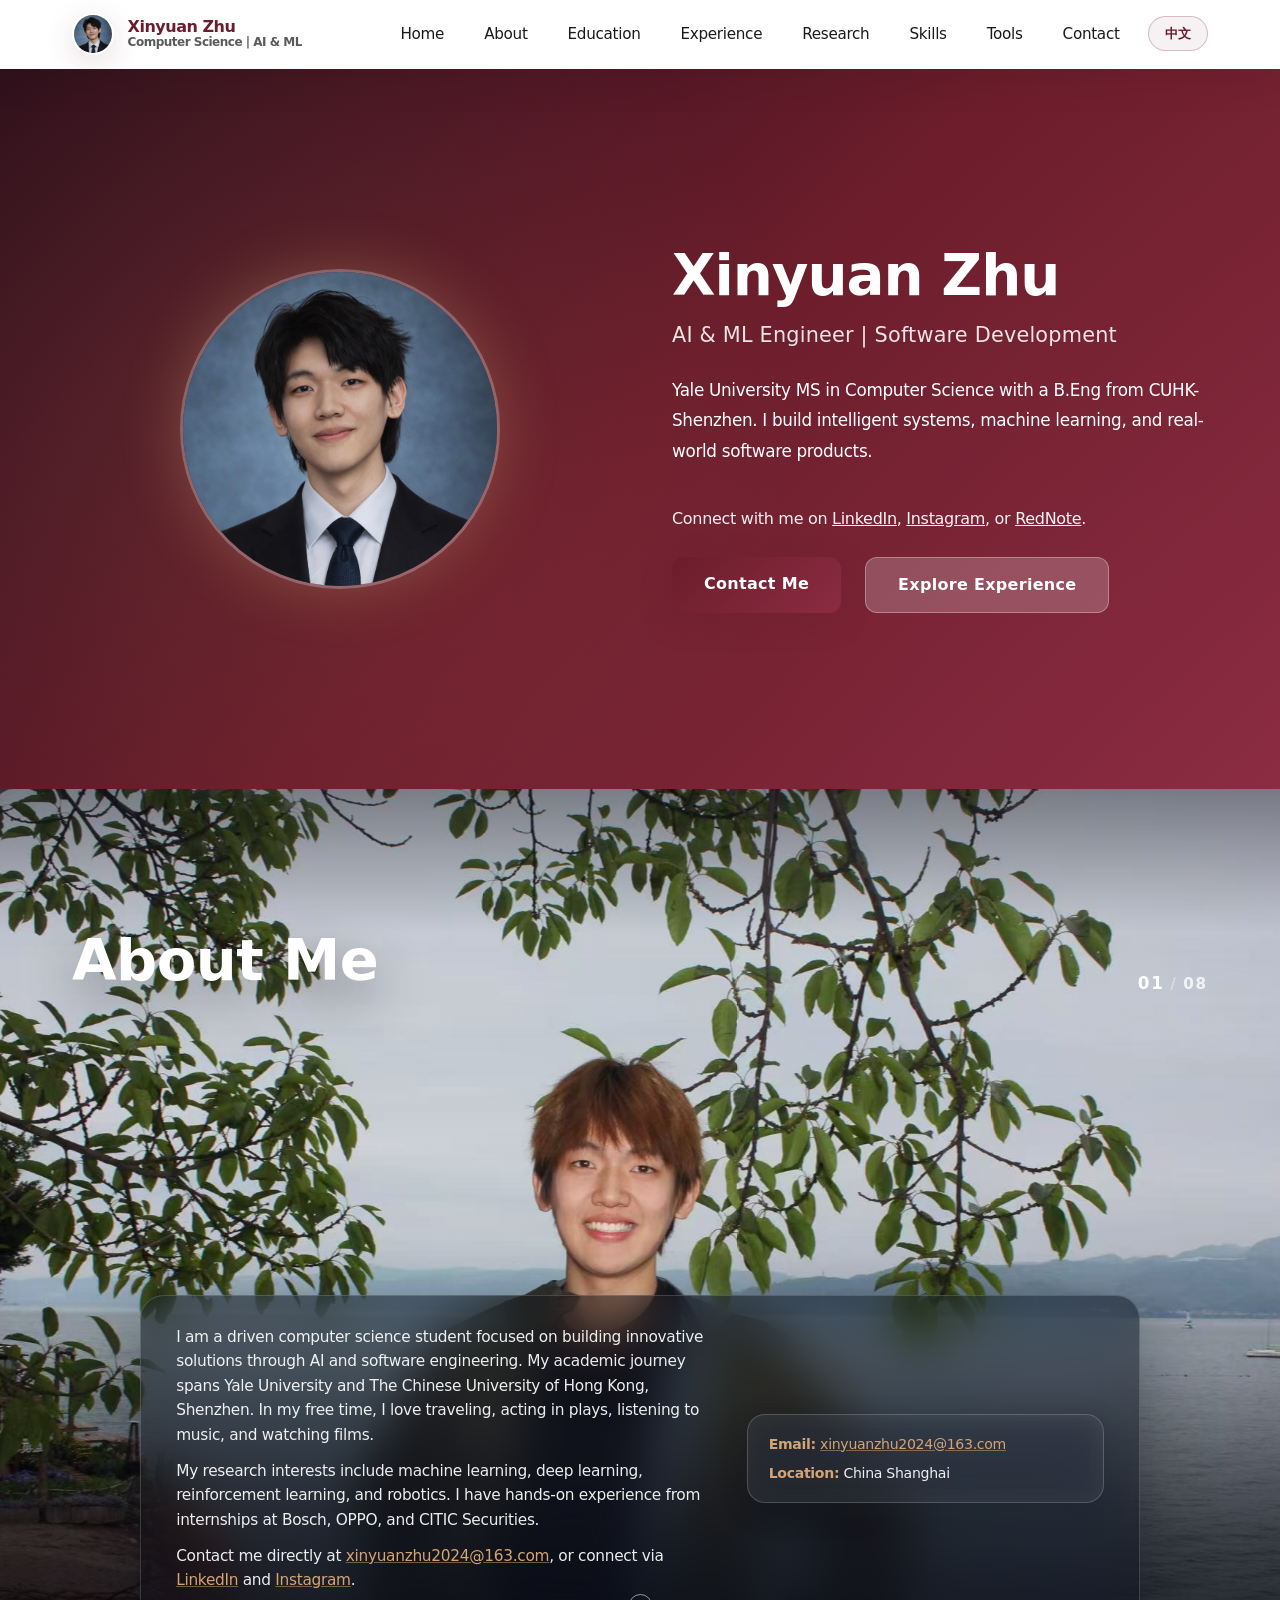
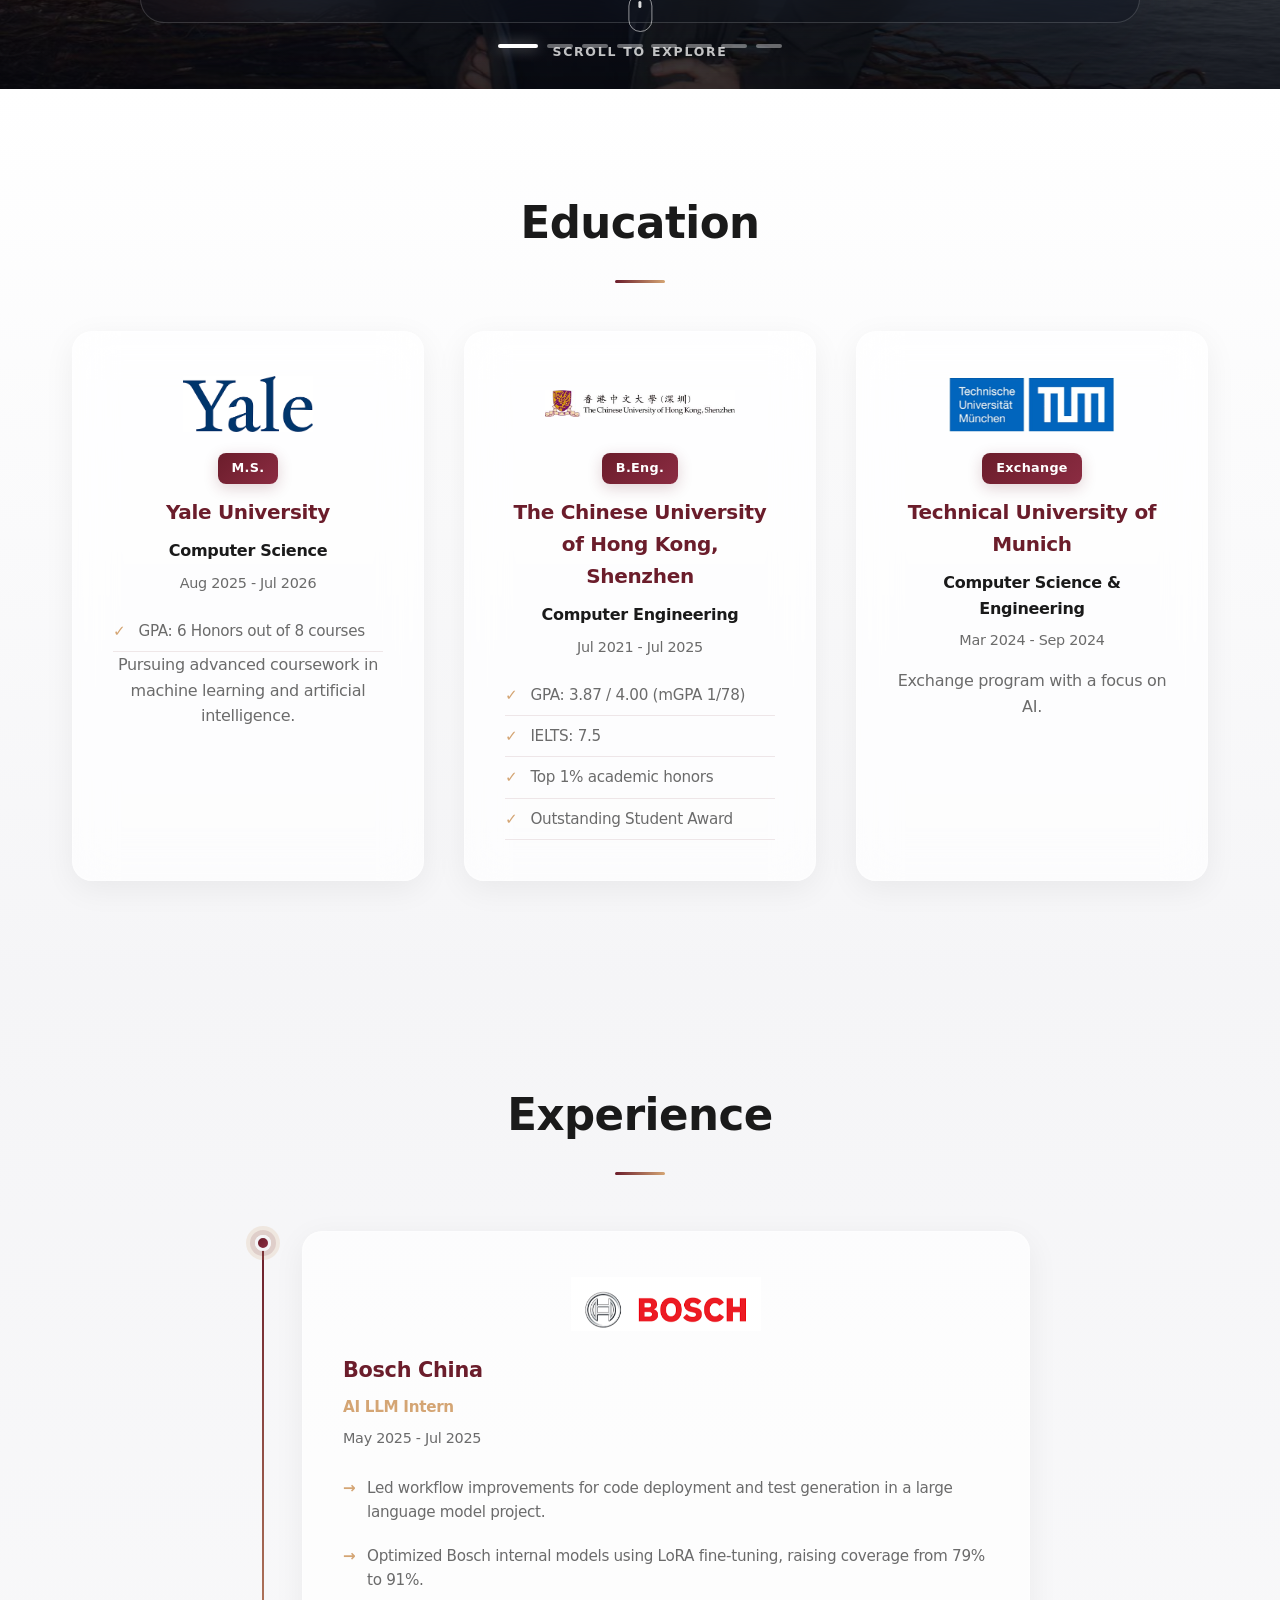
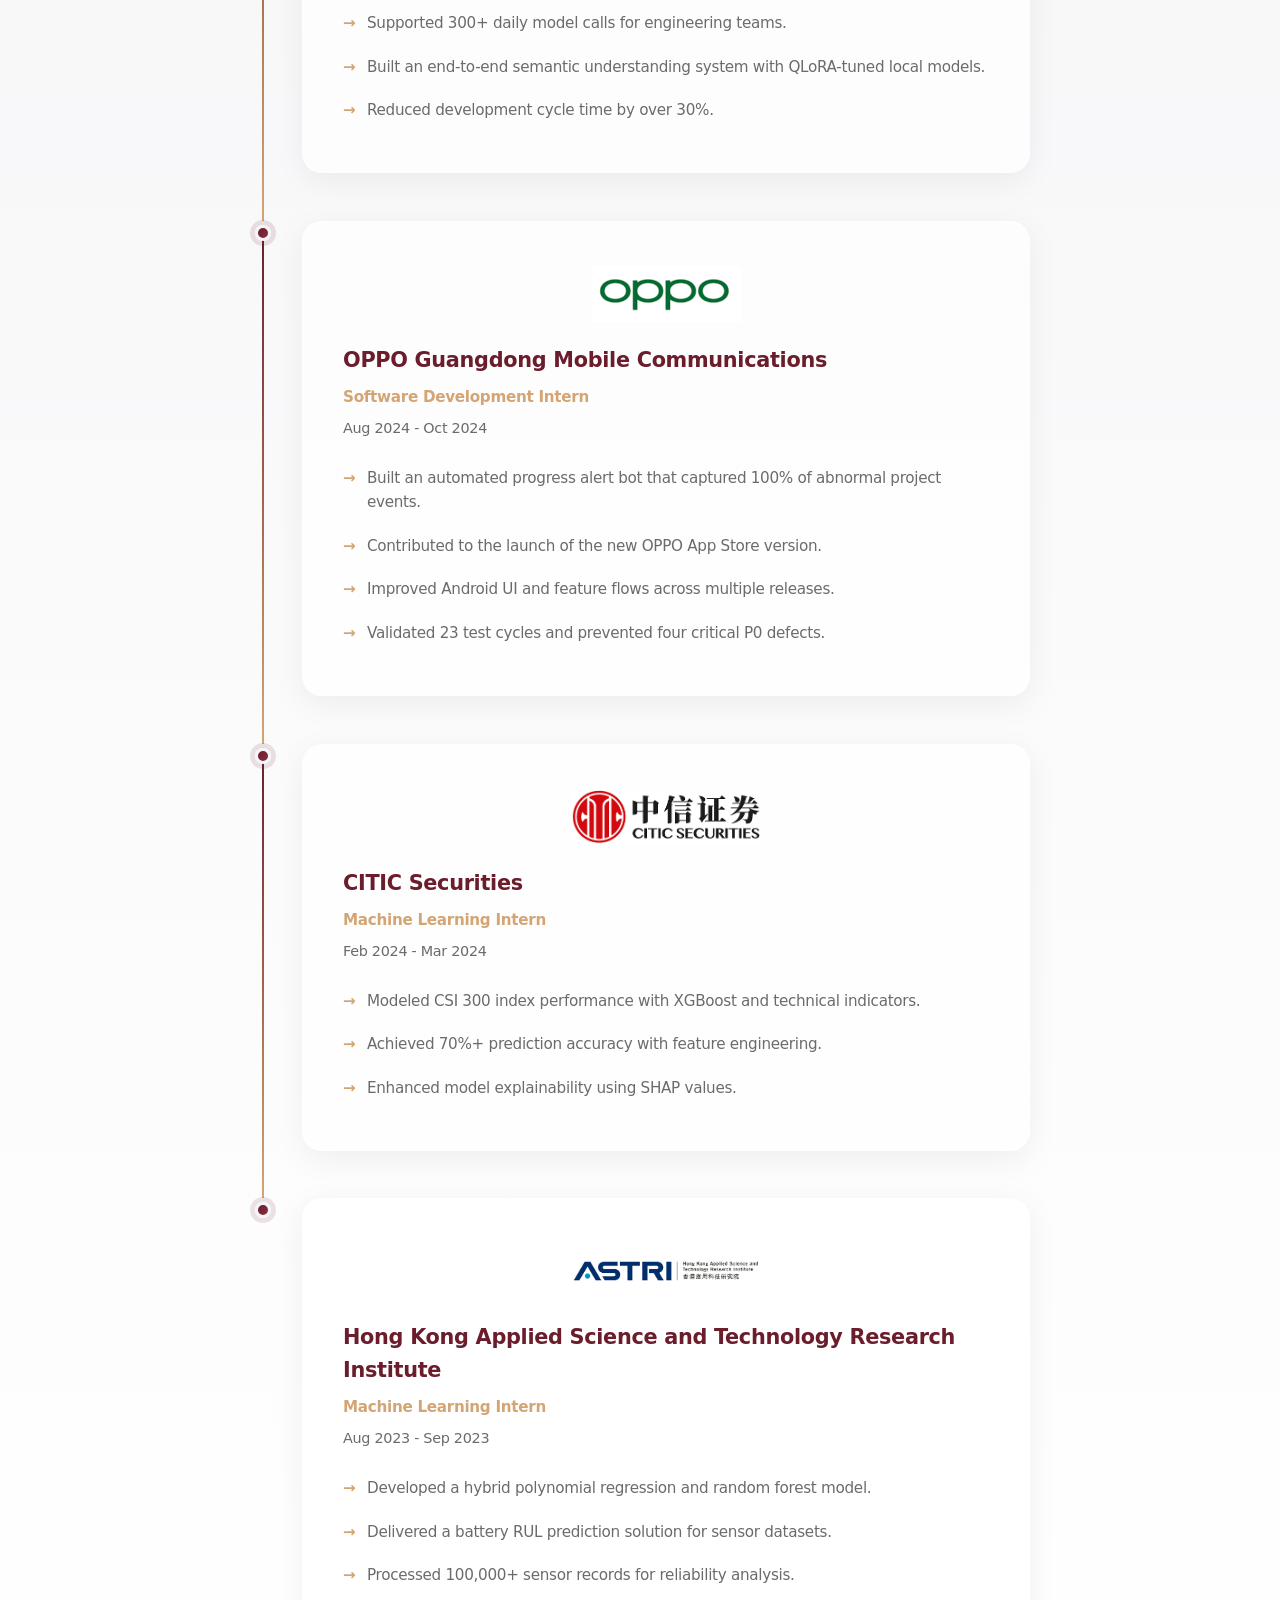
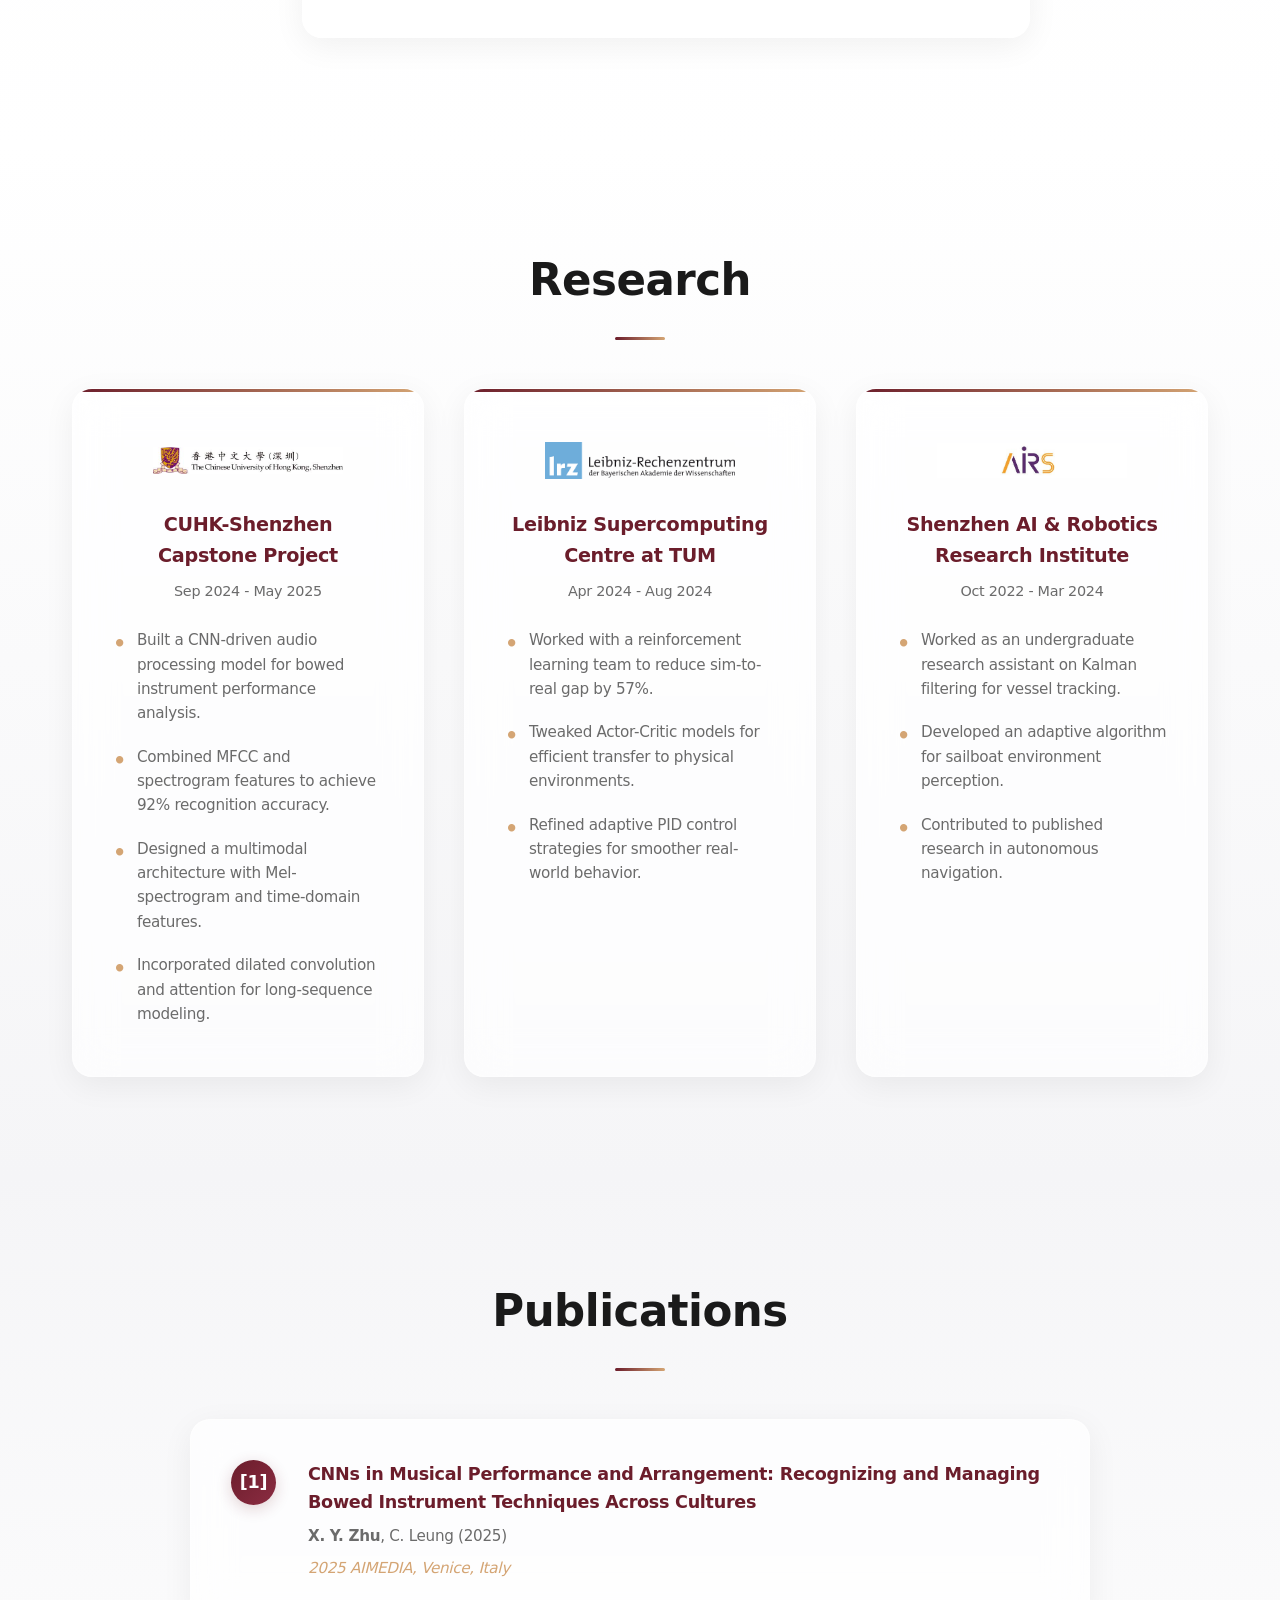
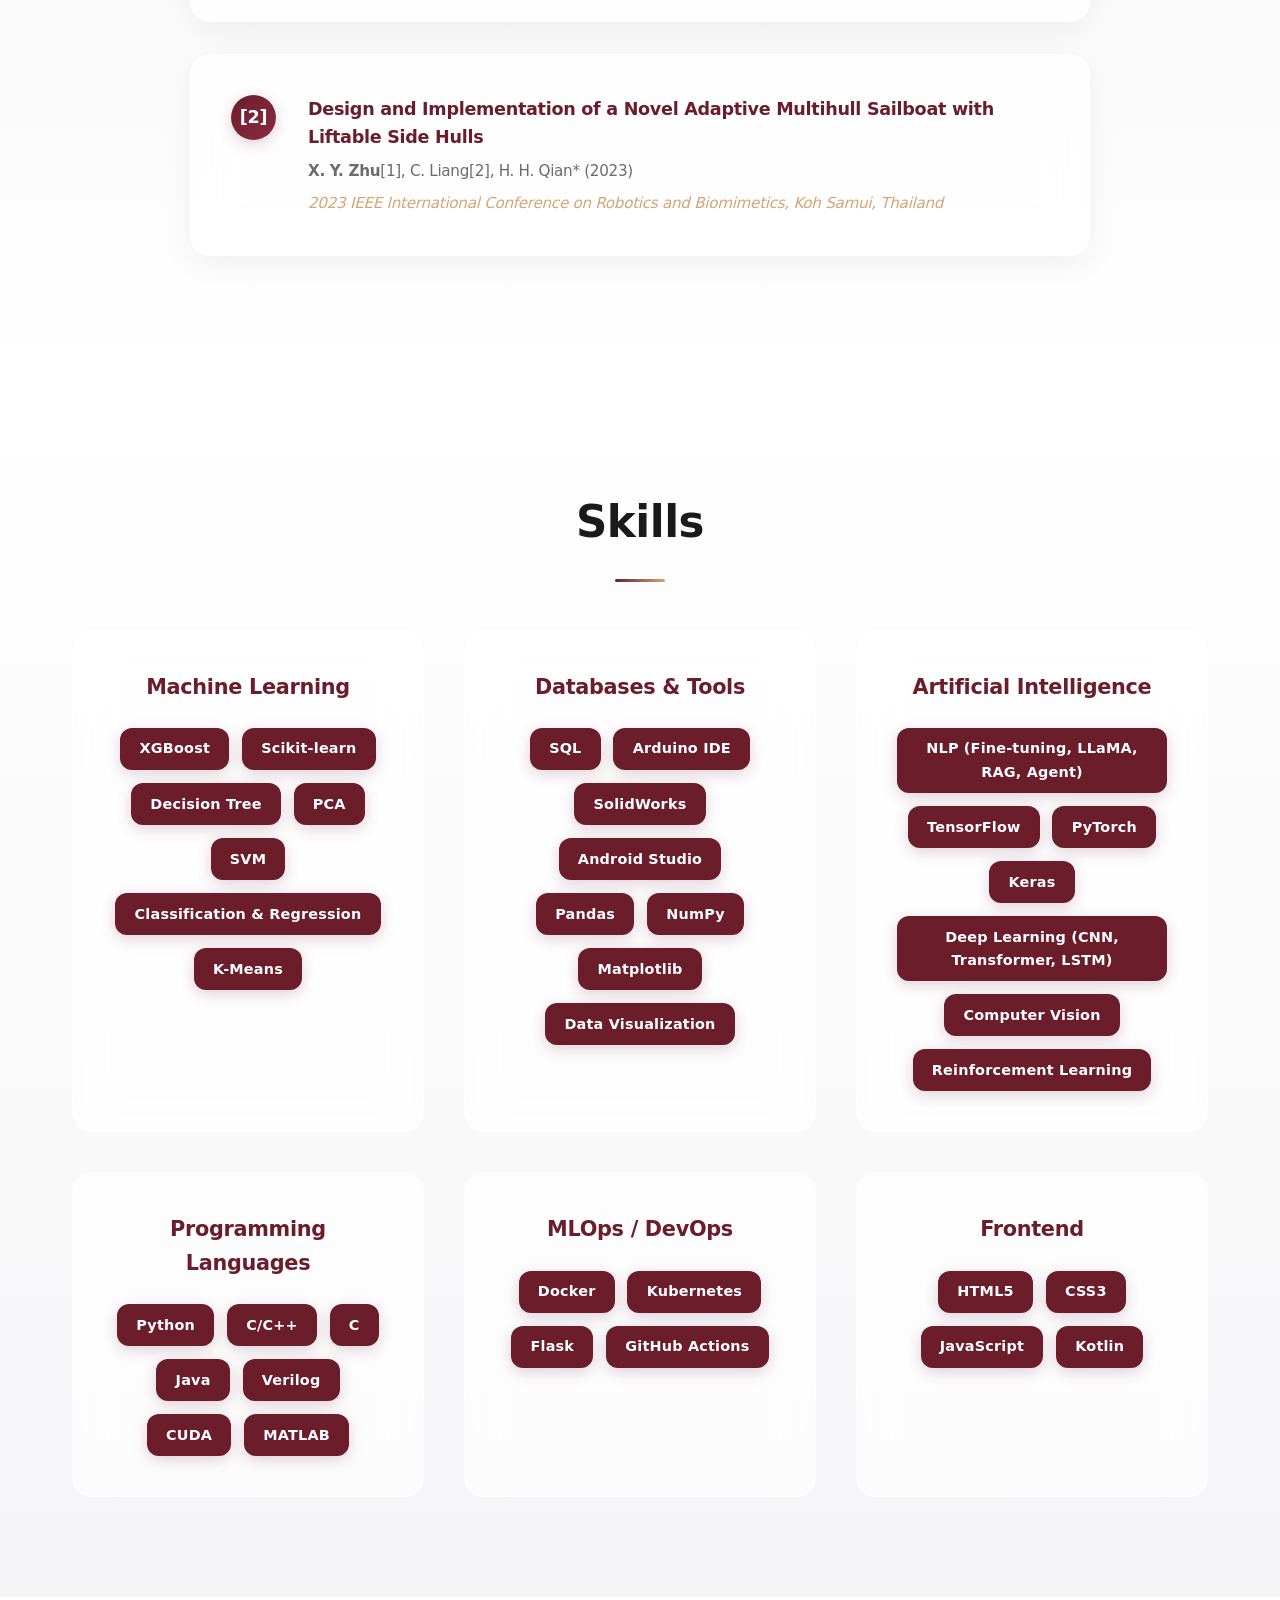
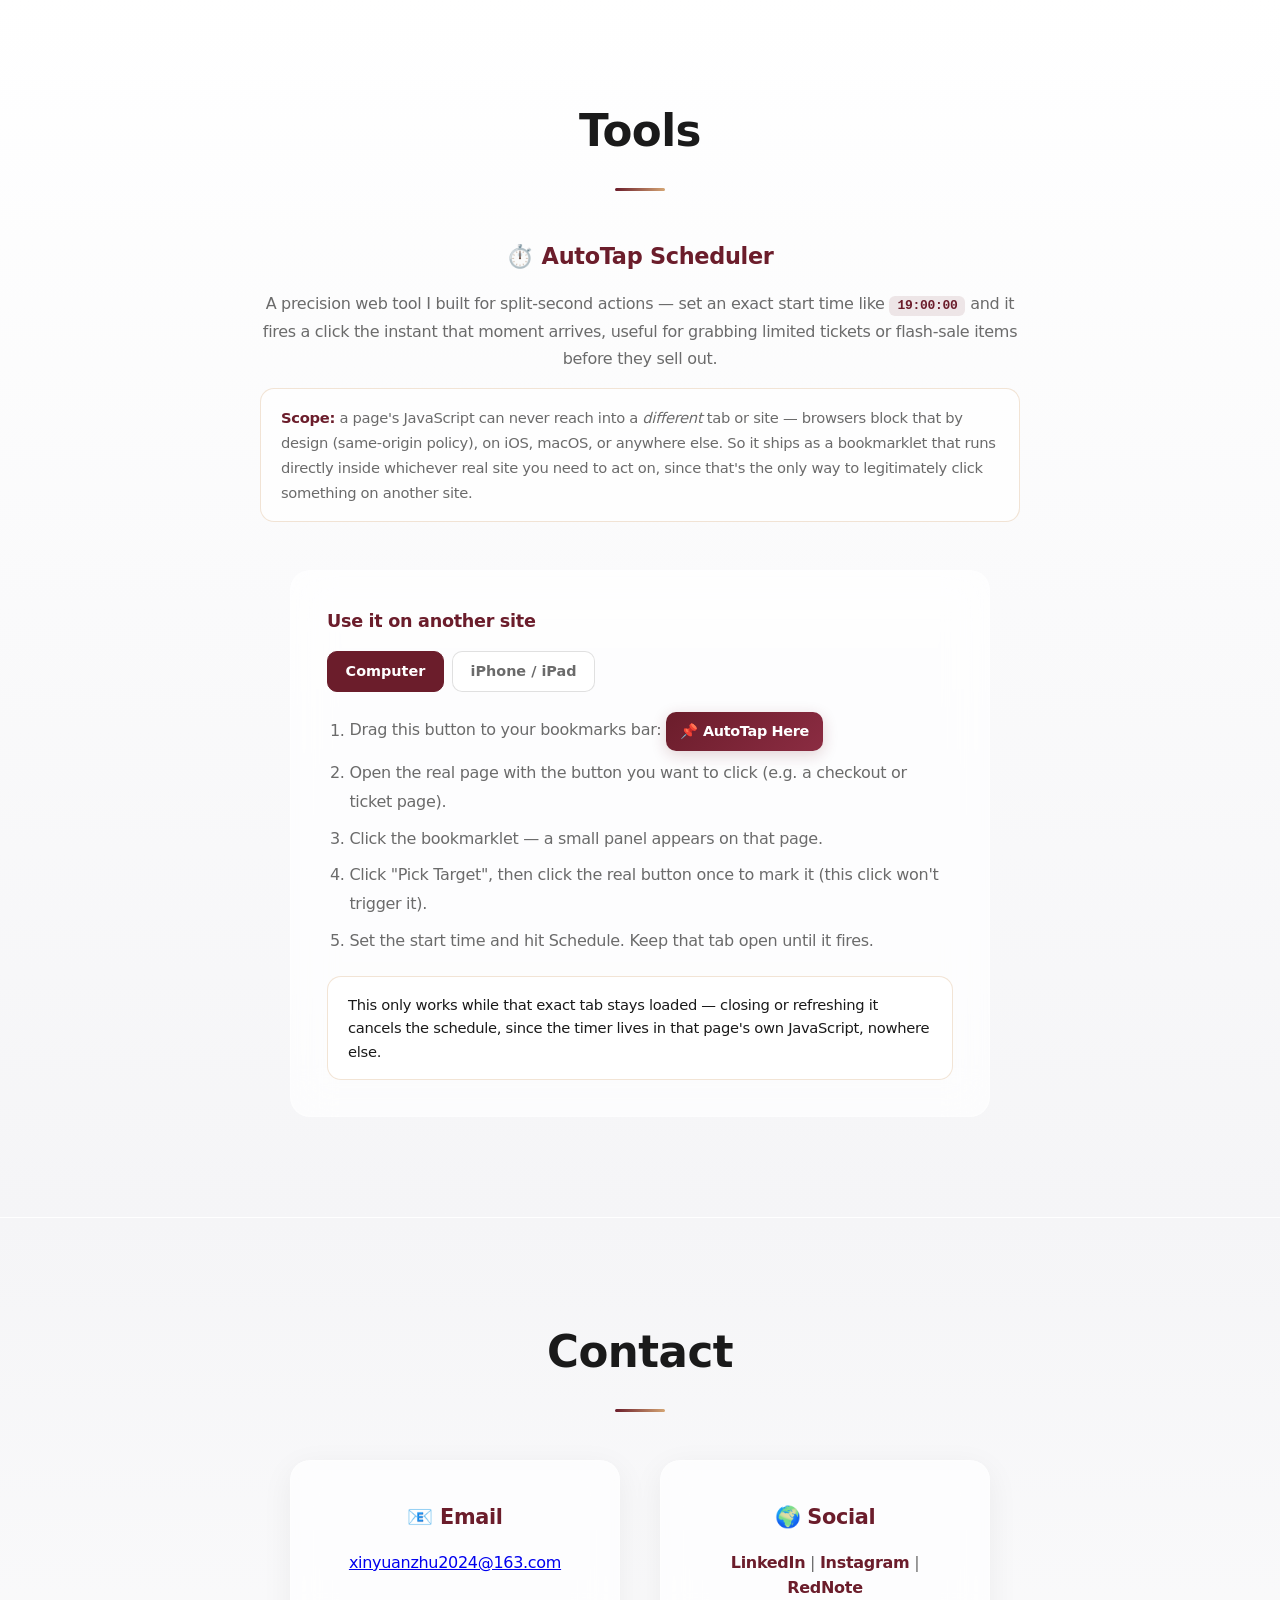
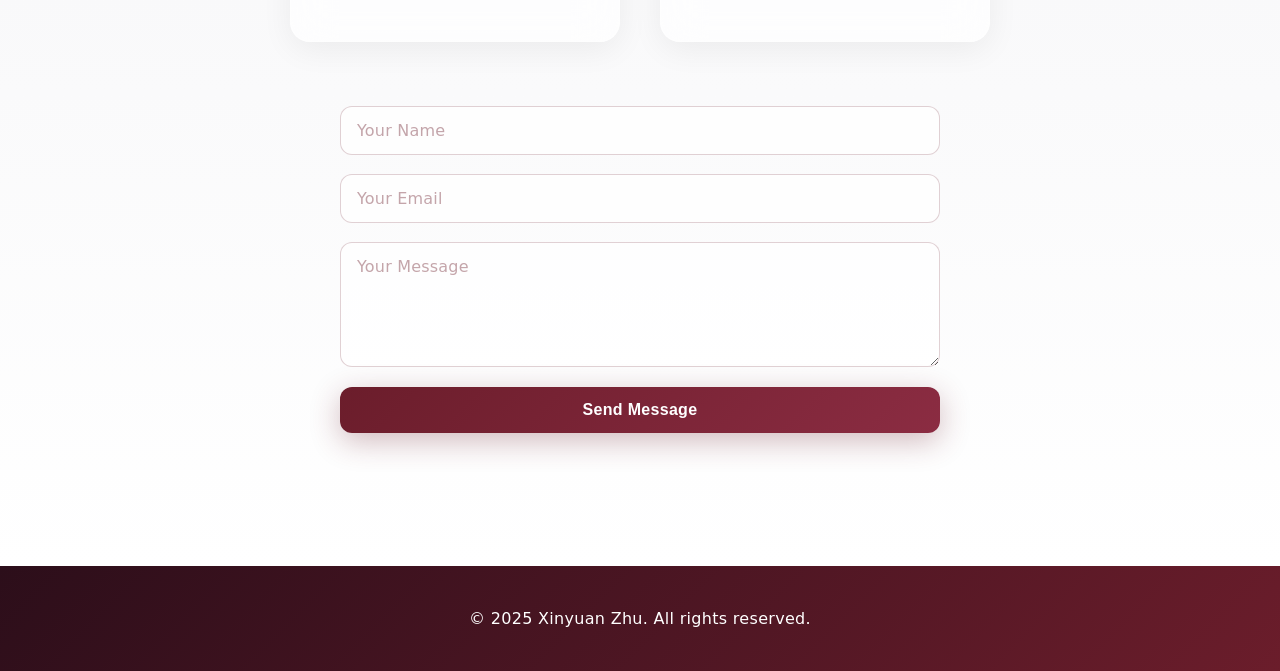
<file: index.html>
<!DOCTYPE html>
<html lang="en">
<head>
    <meta charset="UTF-8">
    <meta name="viewport" content="width=device-width, initial-scale=1.0">
    <title>Xinyuan Zhu | Software Engineer & AI Researcher</title>
    <link rel="stylesheet" href="assets/styles.css">
</head>
<body>
    <!-- Navigation -->
    <nav class="navbar">
        <div class="nav-container">
            <a href="#home" class="nav-brand">
                <img src="images/profile.jpg" alt="Xinyuan Zhu" class="nav-avatar" onerror="this.style.display='none'; this.nextElementSibling.style.display='flex';">
                <div class="nav-brand-text">
                    <span class="nav-name">Xinyuan Zhu</span>
                    <span class="nav-role">Computer Science | AI & ML</span>
                </div>
            </a>
            <div class="nav-right">
                <ul class="nav-menu">
                    <li><a href="#home" class="nav-link">Home</a></li>
                    <li><a href="#about" class="nav-link">About</a></li>
                    <li><a href="#education" class="nav-link">Education</a></li>
                    <li><a href="#experience" class="nav-link">Experience</a></li>
                    <li><a href="#research" class="nav-link">Research</a></li>
                    <li><a href="#skills" class="nav-link">Skills</a></li>
                    <li><a href="#tools" class="nav-link">Tools</a></li>
                    <li><a href="#contact" class="nav-link">Contact</a></li>
                </ul>
                <a href="index-zh.html" class="lang-switch" lang="zh" hreflang="zh">中文</a>
                <div class="hamburger">
                    <span></span>
                    <span></span>
                    <span></span>
                </div>
            </div>
        </div>
    </nav>

    <!-- Hero Section -->
    <section id="home" class="hero">
        <div class="hero-content">
            <div class="hero-image">
                <div class="avatar-frame">
                    <img src="images/profile.jpg" alt="Xinyuan Zhu" class="profile-pic" onerror="this.style.display='none'; this.nextElementSibling.style.display='flex';">
                    <div class="avatar-placeholder" style="display:none;">
                        <span>XZ</span>
                    </div>
                </div>
            </div>
            <div class="hero-text">
                <h1 class="hero-title">Xinyuan Zhu</h1>
                <p class="hero-tagline">AI & ML Engineer | Software Development</p>
                <p class="hero-description">
                    Yale University MS in Computer Science with a B.Eng from CUHK-Shenzhen. I build intelligent systems, machine learning, and real-world software products.
                </p>
                <p class="hero-links">
                    Connect with me on <a href="https://www.linkedin.com/in/xinyuan-jacob-zhu-3a6934273/" target="_blank" rel="noopener noreferrer">LinkedIn</a>, <a href="https://www.instagram.com/jacobzhu66/" target="_blank" rel="noopener noreferrer">Instagram</a>, or <a href="https://www.xiaohongshu.com/user/profile/60c16b480000000001000267?xsec_token=ABTmZ0Op8PPglmPBaZB1a74RVVqLVq_K4Z7UMDhUHX3w0%3D&xsec_source=pc_search" target="_blank" rel="noopener noreferrer">RedNote</a>.
                </p>
                <div class="hero-buttons">
                    <a href="#contact" class="btn btn-primary">Contact Me</a>
                    <a href="#experience" class="btn btn-secondary">Explore Experience</a>
                </div>
            </div>
        </div>
    </section>

    <!-- About Section -->
    <section id="about" class="about" aria-label="About Me">
        <div class="about-bg-slider" id="aboutBgSlider" aria-hidden="true">
            <div class="about-slide active" style="background-image: url('images/photo1.jpg');"></div>
            <div class="about-slide" style="background-image: url('images/photo2.jpg');"></div>
            <div class="about-slide" style="background-image: url('images/photo3.jpg');"></div>
            <div class="about-slide" style="background-image: url('images/photo4.jpg');"></div>
            <div class="about-slide" style="background-image: url('images/photo5.jpg');"></div>
            <div class="about-slide" style="background-image: url('images/photo6.jpg');"></div>
            <div class="about-slide" style="background-image: url('images/photo7.jpg');"></div>
            <div class="about-slide" style="background-image: url('images/photo8.jpg');"></div>
        </div>
        <div class="about-overlay"></div>
        <div class="container about-container">
            <div class="about-top">
                <h2 class="section-title">About Me</h2>
                <div class="about-counter" aria-hidden="true">
                    <span id="aboutCounterCurrent">01</span><span class="about-counter-sep">/</span><span id="aboutCounterTotal">08</span>
                </div>
            </div>
            <div class="about-content">
                <div class="about-copy">
                    <p>
                        I am a driven computer science student focused on building innovative solutions through AI and software engineering. My academic journey spans Yale University and The Chinese University of Hong Kong, Shenzhen.
                       In my free time, I love traveling, acting in plays, listening to music, and watching films.
                    </p>
                    <p>
                        My research interests include machine learning, deep learning, reinforcement learning, and robotics. I have hands-on experience from internships at Bosch, OPPO, and CITIC Securities.
                    </p>
                    <p class="about-contact">
                        Contact me directly at <a href="mailto:xinyuanzhu2024@163.com">xinyuanzhu2024@163.com</a>, or connect via <a href="https://www.linkedin.com/in/xinyuan-jacob-zhu-3a6934273/" target="_blank" rel="noopener noreferrer">LinkedIn</a> and <a href="https://www.instagram.com/jacobzhu66/" target="_blank" rel="noopener noreferrer">Instagram</a>.
                    </p>
                </div>
                <div class="contact-info">
                    <p><strong>Email:</strong> <a href="mailto:xinyuanzhu2024@163.com">xinyuanzhu2024@163.com</a></p>
                    <p><strong>Location:</strong> China Shanghai</p>
                </div>
            </div>
            <div class="about-slider-indicators" id="aboutSliderIndicators" aria-label="Photo navigation">
                <button class="about-dot active" data-index="0" aria-label="Photo 1"></button>
                <button class="about-dot" data-index="1" aria-label="Photo 2"></button>
                <button class="about-dot" data-index="2" aria-label="Photo 3"></button>
                <button class="about-dot" data-index="3" aria-label="Photo 4"></button>
                <button class="about-dot" data-index="4" aria-label="Photo 5"></button>
                <button class="about-dot" data-index="5" aria-label="Photo 6"></button>
                <button class="about-dot" data-index="6" aria-label="Photo 7"></button>
                <button class="about-dot" data-index="7" aria-label="Photo 8"></button>
            </div>
        </div>
        <div class="about-scroll-hint" id="aboutScrollHint" aria-hidden="true">
            <span class="about-scroll-hint-mouse"><span class="about-scroll-hint-wheel"></span></span>
            <span class="about-scroll-hint-text">Scroll to explore</span>
        </div>
    </section>

    <!-- Education -->
    <section id="education" class="education section-flip">
        <div class="container">
            <h2 class="section-title">Education</h2>
            <div class="education-grid">
                <div class="education-card">
                    <div class="card-logo">
                        <img src="images/logo-yale.png" alt="Yale logo" class="org-logo" onerror="this.style.display='none'; this.nextElementSibling.style.display='flex';">
                        <div class="logo-fallback">Yale</div>
                    </div>
                    <span class="degree">M.S.</span>
                    <h3>Yale University</h3>
                    <p class="major">Computer Science</p>
                    <p class="dates">Aug 2025 - Jul 2026</p>
                    <ul class="highlights">
                        <li>GPA: 6 Honors out of 8 courses</li>
                        
                    </ul>
                    <p class="description">Pursuing advanced coursework in machine learning and artificial intelligence.</p>
                </div>

                <div class="education-card">
                    <div class="card-logo">
                        <img src="images/logo-cuhk.png" alt="CUHK Shenzhen logo" class="org-logo" onerror="this.style.display='none'; this.nextElementSibling.style.display='flex';">
                        <div class="logo-fallback">CUHK</div>
                    </div>
                    <span class="degree">B.Eng.</span>
                    <h3>The Chinese University of Hong Kong, Shenzhen</h3>
                    <p class="major">Computer Engineering</p>
                    <p class="dates">Jul 2021 - Jul 2025</p>
                    <ul class="highlights">
                        <li>GPA: 3.87 / 4.00 (mGPA 1/78)</li>
                        <li>IELTS: 7.5</li>
                        <li>Top 1% academic honors</li>
                        <li>Outstanding Student Award</li>
                    </ul>
                </div>

                <div class="education-card">
                    <div class="card-logo">
                        <img src="images/logo-tum.png" alt="TUM logo" class="org-logo" onerror="this.style.display='none'; this.nextElementSibling.style.display='flex';">
                        <div class="logo-fallback">TUM</div>
                    </div>
                    <span class="degree">Exchange</span>
                    <h3>Technical University of Munich</h3>
                    <p class="major">Computer Science & Engineering</p>
                    <p class="dates">Mar 2024 - Sep 2024</p>
                    <p class="description">Exchange program with a focus on AI.</p>
                </div>
            </div>
        </div>
    </section>

    <!-- Experience -->
    <section id="experience" class="experience section-flip">
        <div class="container">
            <h2 class="section-title">Experience</h2>
            <div class="timeline">
                <div class="timeline-item">
                    <div class="timeline-rail">
                        <span class="timeline-marker"></span>
                    </div>
                    <div class="timeline-content">
                        <div class="card-logo">
                               <img src="images/logo-bosch.png" alt="Bosch logo" class="org-logo" onerror="this.style.display='none'; this.nextElementSibling.style.display='flex';">
                            <div class="logo-fallback">Bosch</div>
                        </div>
                        <div class="exp-header">
                            <h3>Bosch China</h3>
                            <span class="exp-title">AI LLM Intern</span>
                            <span class="exp-date">May 2025 - Jul 2025</span>
                        </div>
                        <ul class="exp-details">
                            <li>Led workflow improvements for code deployment and test generation in a large language model project.</li>
                            <li>Optimized Bosch internal models using LoRA fine-tuning, raising coverage from 79% to 91%.</li>
                            <li>Supported 300+ daily model calls for engineering teams.</li>
                            <li>Built an end-to-end semantic understanding system with QLoRA-tuned local models.</li>
                            <li>Reduced development cycle time by over 30%.</li>
                        </ul>
                    </div>
                </div>

                <div class="timeline-item">
                    <div class="timeline-rail">
                        <span class="timeline-marker"></span>
                    </div>
                    <div class="timeline-content">
                        <div class="card-logo">
                               <img src="images/logo-oppo.png" alt="OPPO logo" class="org-logo" onerror="this.style.display='none'; this.nextElementSibling.style.display='flex';">
                            <div class="logo-fallback">OPPO</div>
                        </div>
                        <div class="exp-header">
                            <h3>OPPO Guangdong Mobile Communications</h3>
                            <span class="exp-title">Software Development Intern</span>
                            <span class="exp-date">Aug 2024 - Oct 2024</span>
                        </div>
                        <ul class="exp-details">
                            <li>Built an automated progress alert bot that captured 100% of abnormal project events.</li>
                            <li>Contributed to the launch of the new OPPO App Store version.</li>
                            <li>Improved Android UI and feature flows across multiple releases.</li>
                            <li>Validated 23 test cycles and prevented four critical P0 defects.</li>
                        </ul>
                    </div>
                </div>

                <div class="timeline-item">
                    <div class="timeline-rail">
                        <span class="timeline-marker"></span>
                    </div>
                    <div class="timeline-content">
                        <div class="card-logo">
                               <img src="images/logo-citic.png" alt="CITIC Securities logo" class="org-logo" onerror="this.style.display='none'; this.nextElementSibling.style.display='flex';">
                            <div class="logo-fallback">CITIC</div>
                        </div>
                        <div class="exp-header">
                            <h3>CITIC Securities</h3>
                            <span class="exp-title">Machine Learning Intern</span>
                            <span class="exp-date">Feb 2024 - Mar 2024</span>
                        </div>
                        <ul class="exp-details">
                            <li>Modeled CSI 300 index performance with XGBoost and technical indicators.</li>
                            <li>Achieved 70%+ prediction accuracy with feature engineering.</li>
                            <li>Enhanced model explainability using SHAP values.</li>
                        </ul>
                    </div>
                </div>

                <div class="timeline-item">
                    <div class="timeline-rail">
                        <span class="timeline-marker"></span>
                    </div>
                    <div class="timeline-content">
                        <div class="card-logo">
                               <img src="images/logo-astri.png" alt="ASTRI logo" class="org-logo" onerror="this.style.display='none'; this.nextElementSibling.style.display='flex';">
                            <div class="logo-fallback">ASTRI</div>
                        </div>
                        <div class="exp-header">
                            <h3>Hong Kong Applied Science and Technology Research Institute</h3>
                            <span class="exp-title">Machine Learning Intern</span>
                            <span class="exp-date">Aug 2023 - Sep 2023</span>
                        </div>
                        <ul class="exp-details">
                            <li>Developed a hybrid polynomial regression and random forest model.</li>
                            <li>Delivered a battery RUL prediction solution for sensor datasets.</li>
                            <li>Processed 100,000+ sensor records for reliability analysis.</li>
                        </ul>
                    </div>
                </div>
            </div>
        </div>
    </section>

    <!-- Research -->
    <section id="research" class="research section-flip">
        <div class="container">
            <h2 class="section-title">Research</h2>
            <div class="research-grid">
                <div class="research-card">
                    <div class="card-logo">
                        <img src="images/logo-cuhk.png" alt="CUHK Shenzhen logo" class="org-logo" onerror="this.style.display='none'; this.nextElementSibling.style.display='flex';">
                        <div class="logo-fallback">CUHK</div>
                    </div>
                    <h3>CUHK-Shenzhen Capstone Project</h3>
                    <p class="dates">Sep 2024 - May 2025</p>
                    <ul>
                        <li>Built a CNN-driven audio processing model for bowed instrument performance analysis.</li>
                        <li>Combined MFCC and spectrogram features to achieve 92% recognition accuracy.</li>
                        <li>Designed a multimodal architecture with Mel-spectrogram and time-domain features.</li>
                        <li>Incorporated dilated convolution and attention for long-sequence modeling.</li>
                    </ul>
                </div>

                <div class="research-card">
                    <div class="card-logo">
                        <img src="images/logo-leib.png" alt="TUM logo" class="org-logo" onerror="this.style.display='none'; this.nextElementSibling.style.display='flex';">
                        <div class="logo-fallback">TUM</div>
                    </div>
                    <h3>Leibniz Supercomputing Centre at TUM</h3>
                    <p class="dates">Apr 2024 - Aug 2024</p>
                    <ul>
                        <li>Worked with a reinforcement learning team to reduce sim-to-real gap by 57%.</li>
                        <li>Tweaked Actor-Critic models for efficient transfer to physical environments.</li>
                        <li>Refined adaptive PID control strategies for smoother real-world behavior.</li>
                    </ul>
                </div>

                <div class="research-card">
                    <div class="card-logo">
                        <img src="images/logo-ai.png" alt="AI Institute logo" class="org-logo" onerror="this.style.display='none'; this.nextElementSibling.style.display='flex';">
                        <div class="logo-fallback">AI Institute</div>
                    </div>
                    <h3>Shenzhen AI & Robotics Research Institute</h3>
                    <p class="dates">Oct 2022 - Mar 2024</p>
                    <ul>
                        <li>Worked as an undergraduate research assistant on Kalman filtering for vessel tracking.</li>
                        <li>Developed an adaptive algorithm for sailboat environment perception.</li>
                        <li>Contributed to published research in autonomous navigation.</li>
                    </ul>
                </div>
            </div>
        </div>
    </section>

    <!-- Publications -->
    <section id="papers" class="papers section-flip">
        <div class="container">
            <h2 class="section-title">Publications</h2>
            <div class="papers-list">
                <div class="paper-item">
                    <div class="paper-number">[1]</div>
                    <div class="paper-content">
                        <h4>CNNs in Musical Performance and Arrangement: Recognizing and Managing Bowed Instrument Techniques Across Cultures</h4>
                        <p class="authors"><strong>X. Y. Zhu</strong>, C. Leung (2025)</p>
                        <p class="venue">2025 AIMEDIA, Venice, Italy</p>
                    </div>
                </div>

                <div class="paper-item">
                    <div class="paper-number">[2]</div>
                    <div class="paper-content">
                        <h4>Design and Implementation of a Novel Adaptive Multihull Sailboat with Liftable Side Hulls</h4>
                        <p class="authors"><strong>X. Y. Zhu</strong>[1], C. Liang[2], H. H. Qian* (2023)</p>
                        <p class="venue">2023 IEEE International Conference on Robotics and Biomimetics, Koh Samui, Thailand</p>
                    </div>
                </div>
            </div>
        </div>
    </section>

    <!-- Skills -->
    <section id="skills" class="skills section-flip">
        <div class="container">
            <h2 class="section-title">Skills</h2>
            <div class="skills-grid">

                 <div class="skill-category">
                    <h3>Machine Learning</h3>
                    <div class="skill-tags">
                        
                        <span class="skill-tag">XGBoost</span>
                        <span class="skill-tag">Scikit-learn</span>
                        <span class="skill-tag">Decision Tree</span>
                        <span class="skill-tag">PCA</span>
                        <span class="skill-tag">SVM</span>
                        <span class="skill-tag">Classification & Regression</span>
                        <span class="skill-tag">K-Means</span>
                    </div>
                </div>
                

                <div class="skill-category">
                    <h3>Databases & Tools</h3>
                    <div class="skill-tags">
                        <span class="skill-tag">SQL</span>
                        <span class="skill-tag">Arduino IDE</span>
                        <span class="skill-tag">SolidWorks</span>
                        <span class="skill-tag">Android Studio</span>
                        <span class="skill-tag">Pandas</span>
                        <span class="skill-tag">NumPy</span>
                        <span class="skill-tag">Matplotlib</span>
                        <span class="skill-tag">Data Visualization</span>
                    </div>
                </div>

                <div class="skill-category">
                    <h3>Artificial Intelligence</h3>
                    <div class="skill-tags">
                        <span class="skill-tag">NLP (Fine-tuning, LLaMA, RAG, Agent)</span>
                        <span class="skill-tag">TensorFlow</span>
                        <span class="skill-tag">PyTorch</span>
                         <span class="skill-tag">Keras</span>
                        <span class="skill-tag">Deep Learning (CNN, Transformer, LSTM)</span>
                        <span class="skill-tag">Computer Vision</span>
                        <span class="skill-tag">Reinforcement Learning</span>
                    </div>
                </div>

               <div class="skill-category">
                    <h3>Programming Languages</h3>
                    <div class="skill-tags">
                        <span class="skill-tag">Python</span>
                        <span class="skill-tag">C/C++</span>
                        <span class="skill-tag">C</span>
                        <span class="skill-tag">Java</span>
                        <span class="skill-tag">Verilog</span>
                        <span class="skill-tag">CUDA</span>
                        <span class="skill-tag">MATLAB</span>
                        
                    </div>
                </div>

                <div class="skill-category">
                    <h3>MLOps / DevOps</h3>
                    <div class="skill-tags">
                        <span class="skill-tag">Docker</span>
                        <span class="skill-tag">Kubernetes</span>
                        <span class="skill-tag">Flask</span>
                        <span class="skill-tag">GitHub Actions</span>
                    </div>
                </div>

                <div class="skill-category">
                    <h3>Frontend</h3>
                    <div class="skill-tags">
                        <span class="skill-tag">HTML5</span>
                        <span class="skill-tag">CSS3</span>
                        <span class="skill-tag">JavaScript</span>
                        <span class="skill-tag">Kotlin</span>
                    </div>
                </div>
            </div>
        </div>
    </section>

    <!-- Tools -->
    <section id="tools" class="tools section-flip">
        <div class="container">
            <h2 class="section-title">Tools</h2>
            <div class="tools-intro">
                <h3 class="tools-name"><span aria-hidden="true">⏱️</span> AutoTap Scheduler</h3>
                <p>
                    A precision web tool I built for split-second actions — set an exact start time like
                    <code>19:00:00</code> and it fires a click the instant that moment arrives, useful for grabbing
                    limited tickets or flash-sale items before they sell out.
                </p>
                <p class="tools-scope-note">
                    <strong>Scope:</strong> a page's JavaScript can never reach into a <em>different</em> tab or site
                    — browsers block that by design (same-origin policy), on iOS, macOS, or anywhere else. So it
                    ships as a bookmarklet that runs directly inside whichever real site you need to act on, since
                    that's the only way to legitimately click something on another site.
                </p>
            </div>

            <div class="autotap-bookmarklet">
                <h3 class="autotap-bookmarklet-title">Use it on another site</h3>

                <div class="autotap-install-tabs" role="tablist">
                    <button type="button" class="autotap-install-tab is-active" id="autotapTabDesktop" role="tab" aria-selected="true">Computer</button>
                    <button type="button" class="autotap-install-tab" id="autotapTabIos" role="tab" aria-selected="false">iPhone / iPad</button>
                </div>

                <div class="autotap-install-panel" id="autotapPanelDesktop">
                    <ol class="autotap-bookmarklet-steps">
                        <li>Drag this button to your bookmarks bar: <a href="javascript:void(0);" id="autotapBookmarkletLink" class="autotap-bookmarklet-btn" onclick="return false;">📌 AutoTap Here</a></li>
                        <li>Open the real page with the button you want to click (e.g. a checkout or ticket page).</li>
                        <li>Click the bookmarklet — a small panel appears on that page.</li>
                        <li>Click "Pick Target", then click the real button once to mark it (this click won't trigger it).</li>
                        <li>Set the start time and hit Schedule. Keep that tab open until it fires.</li>
                    </ol>
                </div>

                <div class="autotap-install-panel" id="autotapPanelIos" hidden>
                    <ol class="autotap-bookmarklet-steps">
                        <li>Tap <button type="button" id="autotapCopyBtn" class="autotap-copy-btn">📋 Copy Bookmarklet Code</button></li>
                        <li>In Safari, open any page, tap the book icon, then <strong>Add Bookmark</strong> → Save.</li>
                        <li>Tap the book icon again → <strong>Edit</strong> → tap the bookmark you just made.</li>
                        <li>Clear the address field, tap it, and <strong>Paste</strong> the copied code, then tap Done.</li>
                        <li>Open the real ticket/checkout page, then tap that bookmark from your Bookmarks list.</li>
                        <li>Tap "Pick Target", mark the real button, set the time, and Schedule — keep the tab open until it fires.</li>
                    </ol>
                    <p class="autotap-copy-status" id="autotapCopyStatus" role="status" aria-live="polite"></p>
                </div>

                <p class="tools-scope-note">
                    This only works while that exact tab stays loaded — closing or refreshing it cancels the
                    schedule, since the timer lives in that page's own JavaScript, nowhere else.
                </p>
            </div>
        </div>
    </section>

    <!-- Contact -->
    <section id="contact" class="contact section-flip">
        <div class="container">
            <h2 class="section-title">Contact</h2>
            <div class="contact-content">
                <div class="contact-info-box">
                    <h3>📧 Email</h3>
                    <p><a href="mailto:xinyuanzhu2024@163.com">xinyuanzhu2024@163.com</a></p>
                </div>
                <div class="contact-info-box">
                    <h3>🌍 Social</h3>
                    <p>
                        <a href="https://www.linkedin.com/in/xinyuan-jacob-zhu-3a6934273/" class="social-link" target="_blank" rel="noopener noreferrer">LinkedIn</a> |
                        <a href="https://www.instagram.com/jacobzhu66/" class="social-link" target="_blank" rel="noopener noreferrer">Instagram</a> |
                        <a href="https://www.xiaohongshu.com/user/profile/60c16b480000000001000267?xsec_token=ABTmZ0Op8PPglmPBaZB1a74RVVqLVq_K4Z7UMDhUHX3w0%3D&xsec_source=pc_search" class="social-link" target="_blank" rel="noopener noreferrer">RedNote</a>
                    </p>
                </div>
            </div>
            <form class="contact-form" id="contactForm" action="https://formspree.io/f/mvznnkjv" method="POST">
                <input type="hidden" name="_subject" value="New message from xinyuanzhu.com">
                <input type="text" name="name" placeholder="Your Name" autocomplete="name" required>
                <input type="email" name="email" placeholder="Your Email" autocomplete="email" required>
                <textarea name="message" placeholder="Your Message" rows="5" required></textarea>
                <!-- Honeypot field to deter simple bots; hidden from real visitors -->
                <input type="text" name="_gotcha" class="contact-form-honeypot" tabindex="-1" autocomplete="off">
                <button type="submit" class="btn btn-primary">
                    <span class="btn-label">Send Message</span>
                    <span class="btn-spinner" aria-hidden="true"></span>
                </button>
                <p class="contact-form-status" id="contactFormStatus" role="status" aria-live="polite"></p>
            </form>
        </div>
    </section>

    <!-- Footer -->
    <footer class="footer">
        <div class="container">
            <p>&copy; 2025 Xinyuan Zhu. All rights reserved.</p>
        </div>
    </footer>

    <script src="assets/script.js"></script>
</body>
</html>
</file>
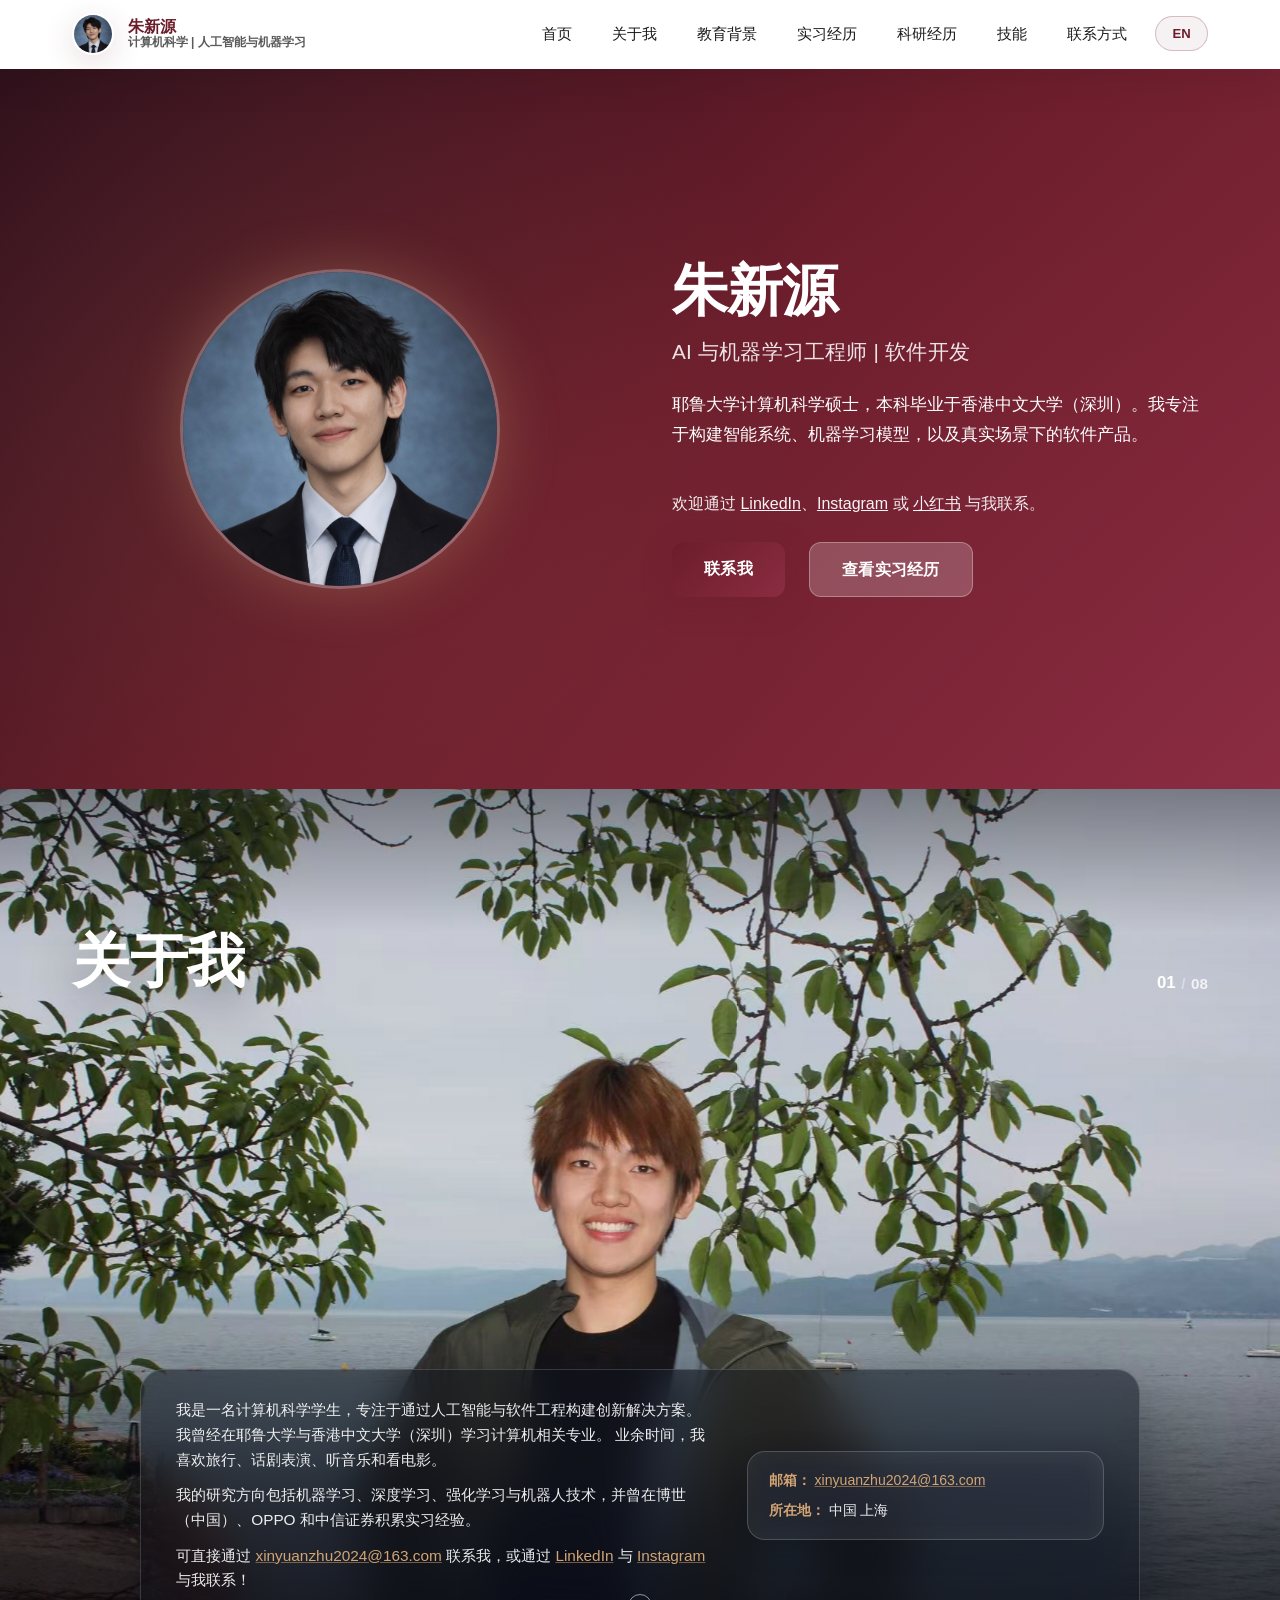
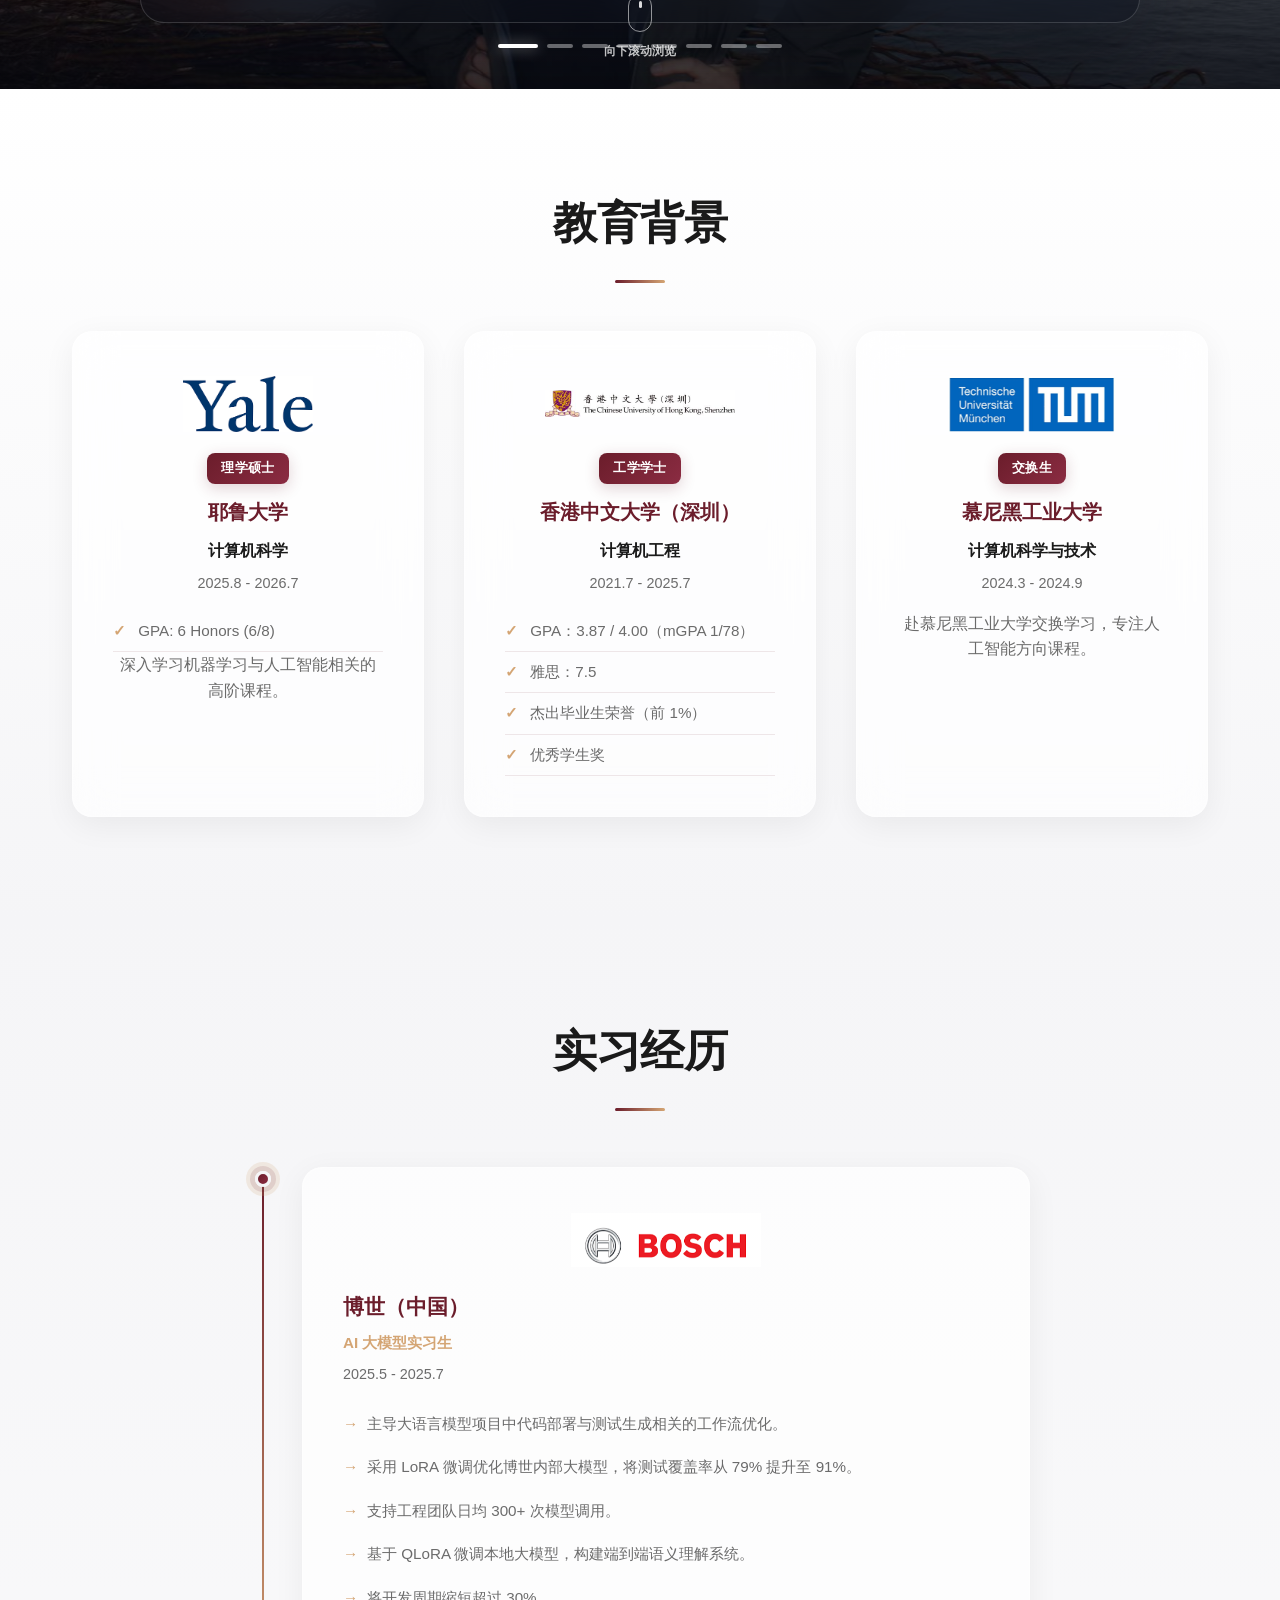
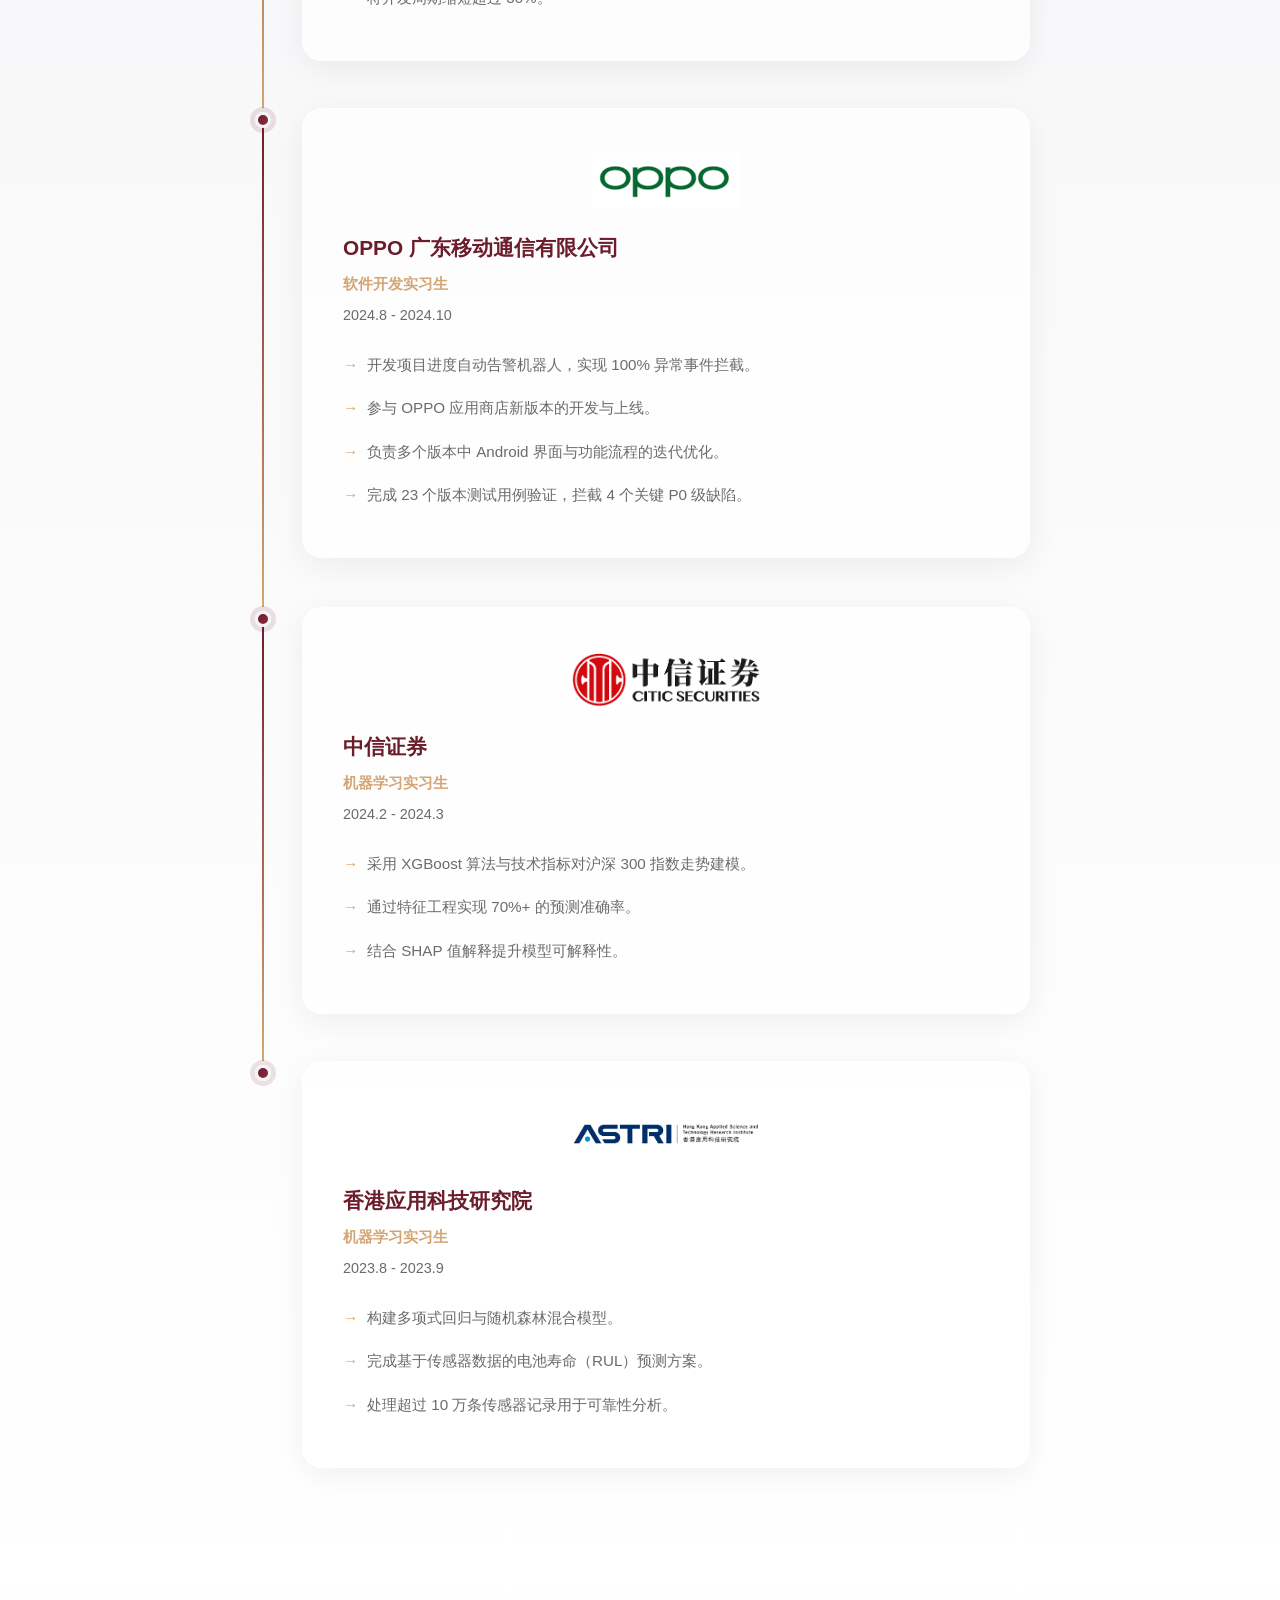
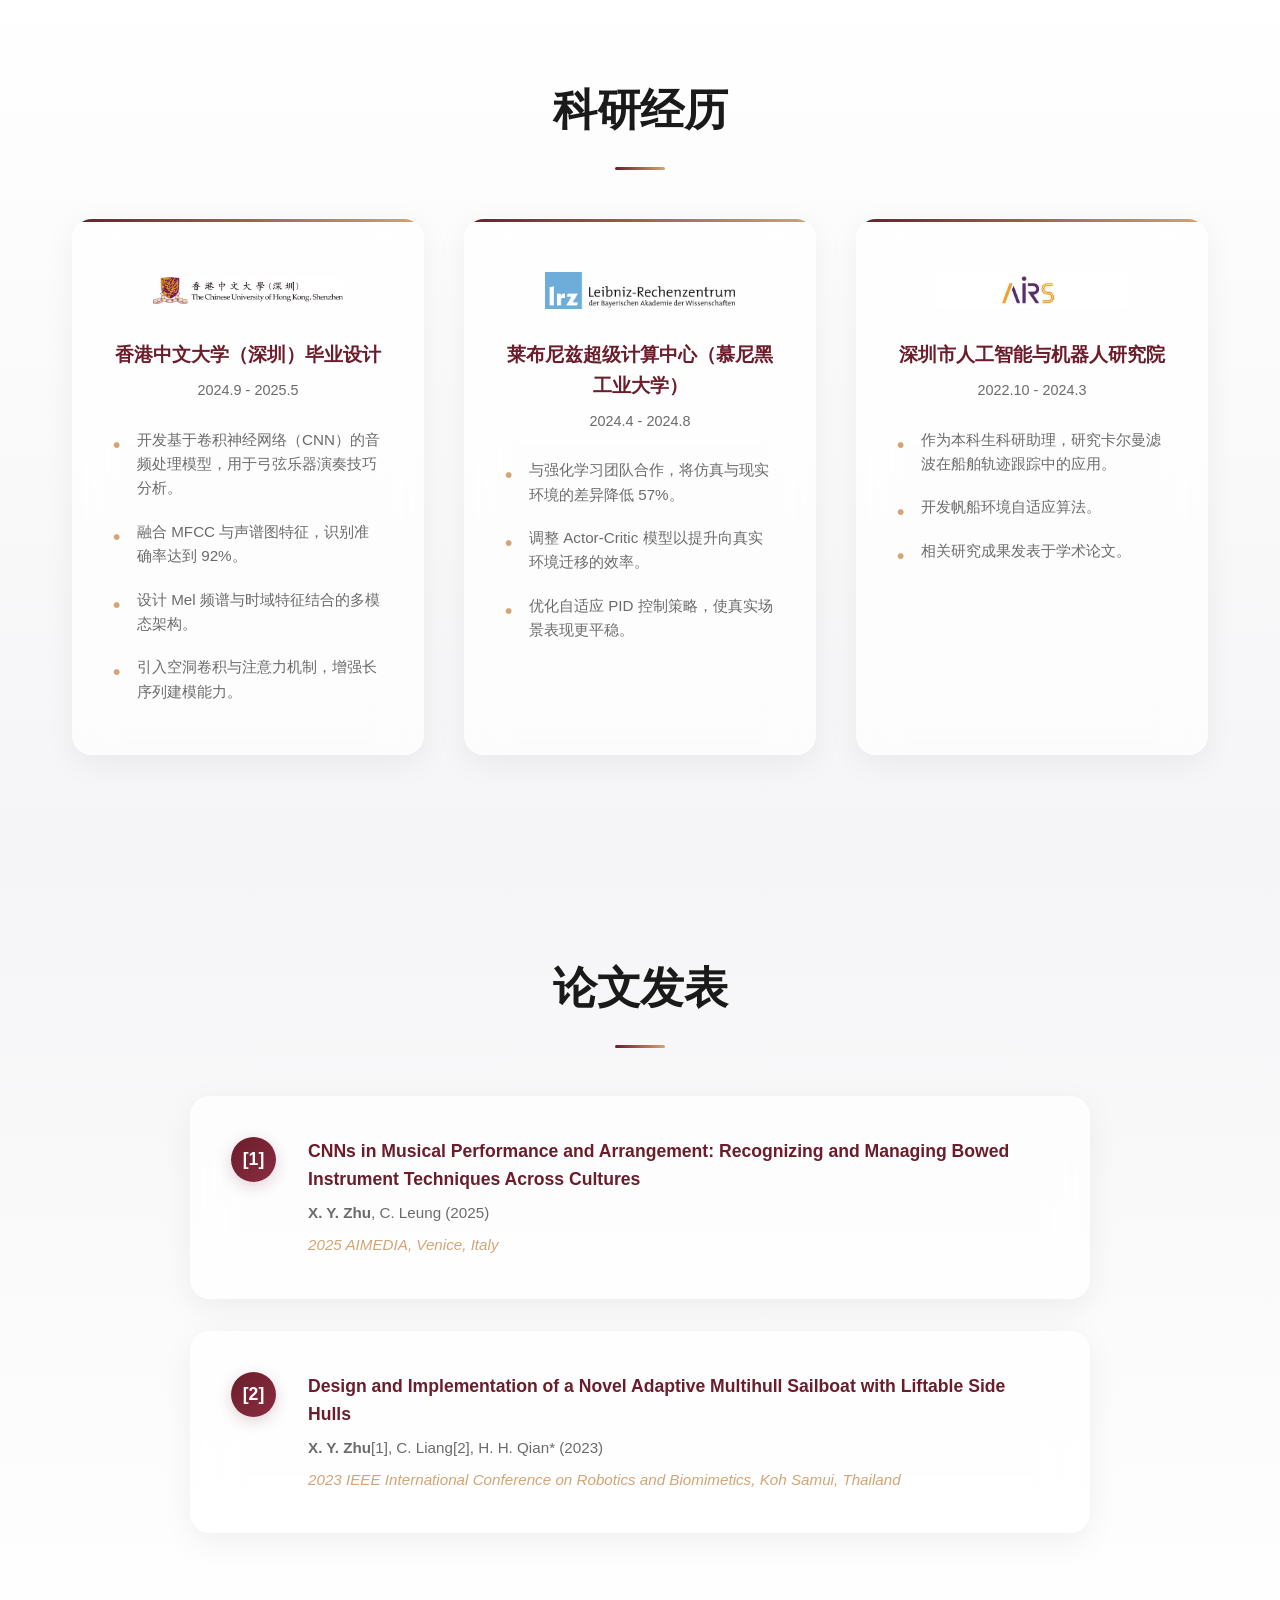
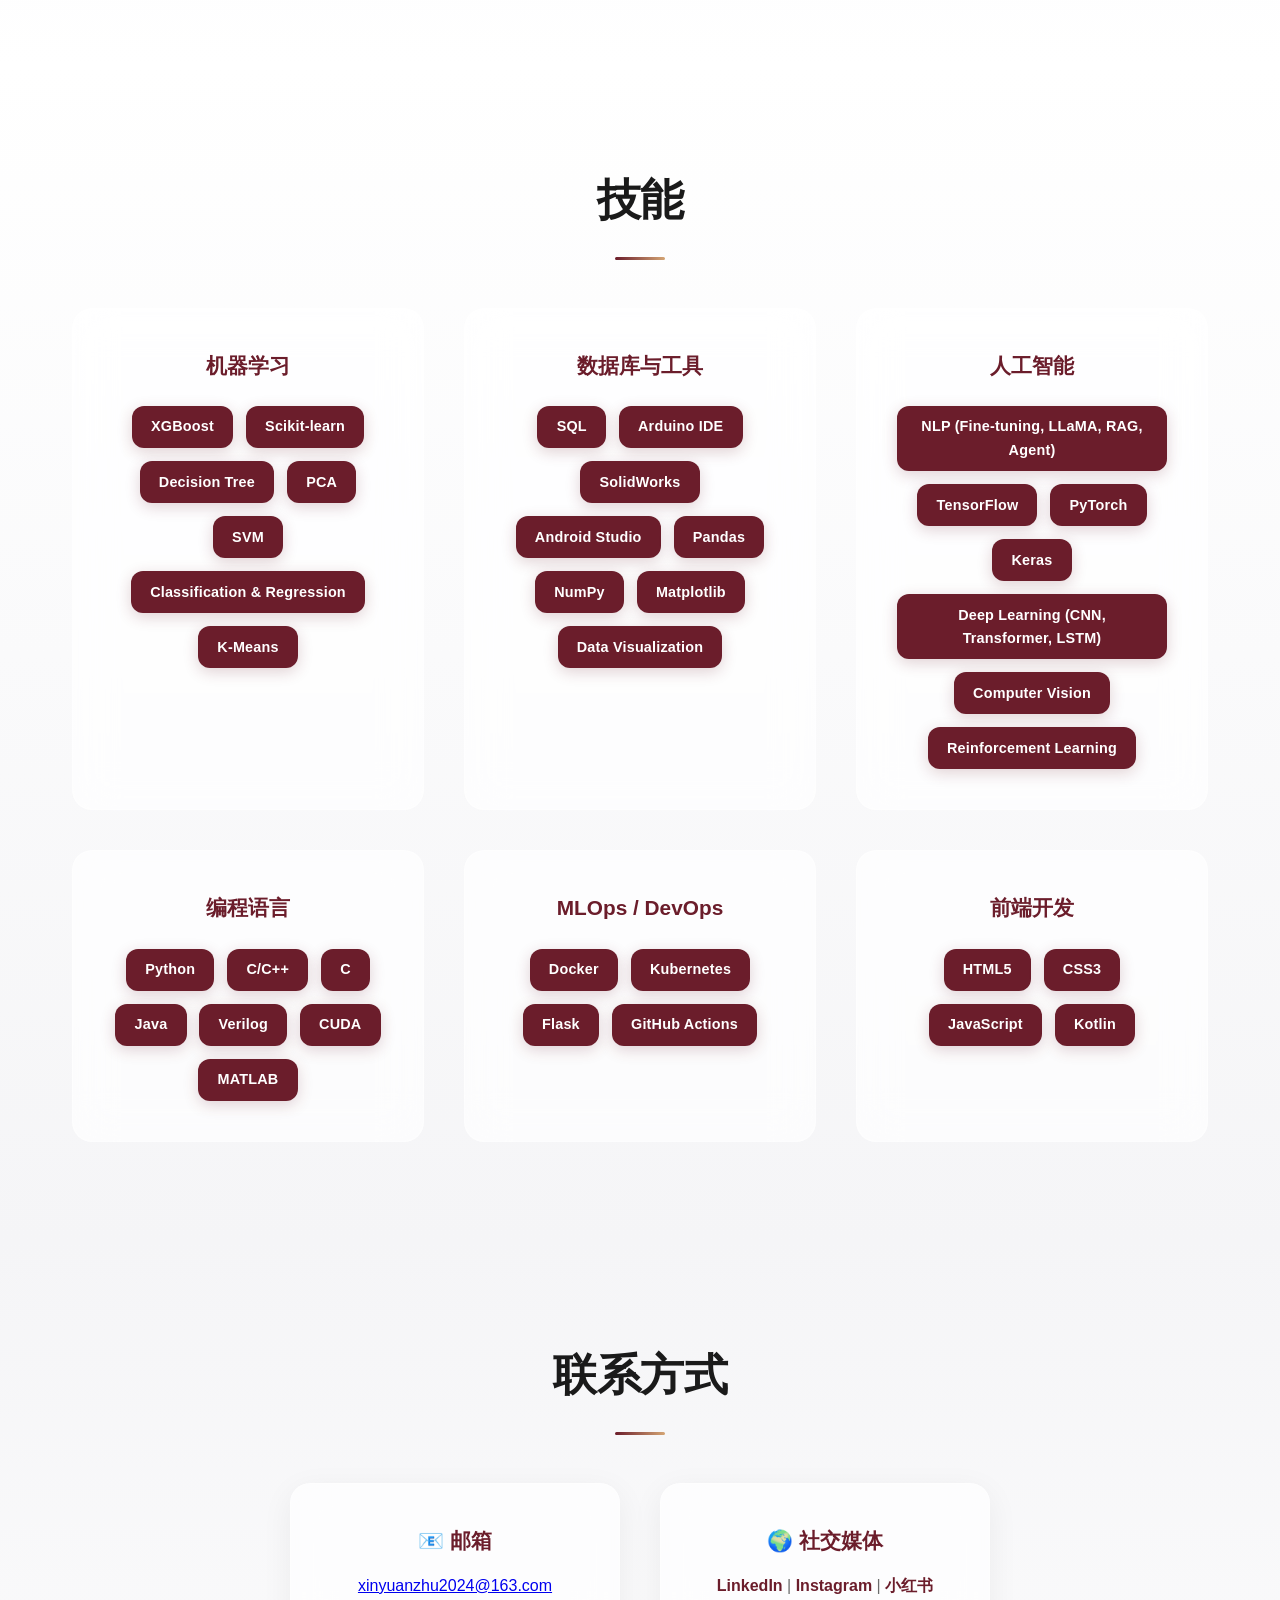
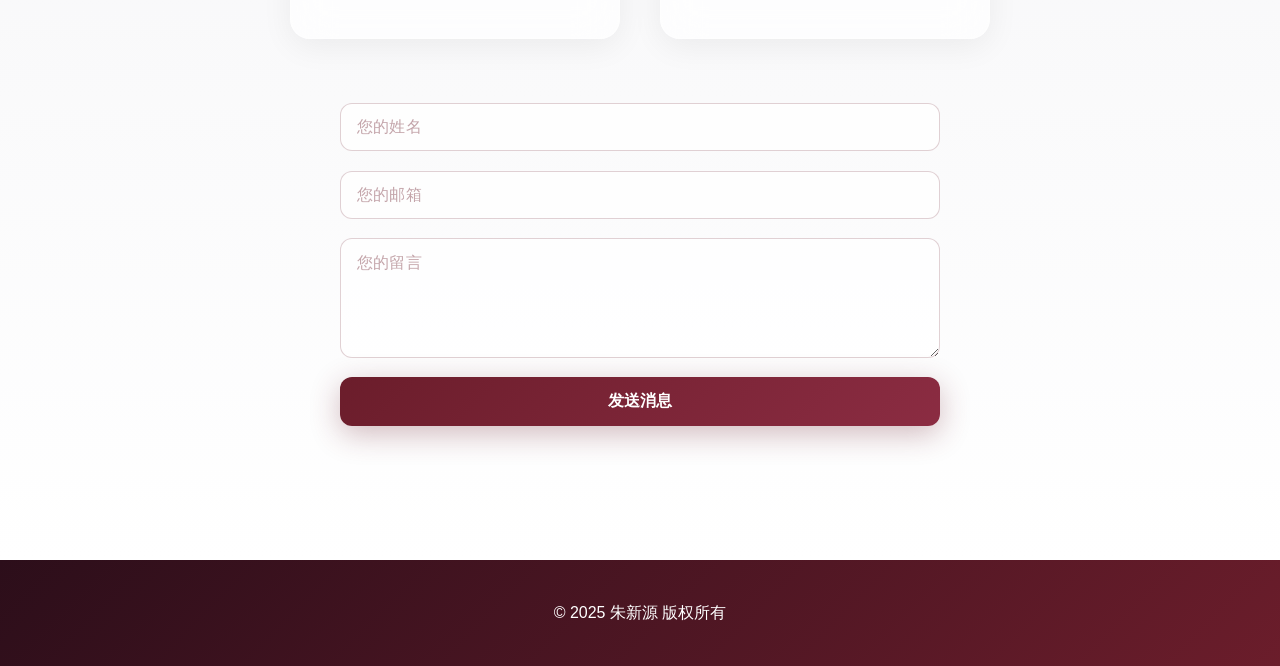
<file: index-zh.html>
<!DOCTYPE html>
<html lang="zh">
<head>
    <meta charset="UTF-8">
    <meta name="viewport" content="width=device-width, initial-scale=1.0">
    <title>朱新源 | 软件工程师与人工智能研究员</title>
    <link rel="stylesheet" href="assets/styles.css">
</head>
<body>
    <!-- Navigation -->
    <nav class="navbar">
        <div class="nav-container">
            <a href="#home" class="nav-brand">
                <img src="images/profile.jpg" alt="朱新源" class="nav-avatar" onerror="this.style.display='none'; this.nextElementSibling.style.display='flex';">
                <div class="nav-brand-text">
                    <span class="nav-name">朱新源</span>
                    <span class="nav-role">计算机科学 | 人工智能与机器学习</span>
                </div>
            </a>
            <div class="nav-right">
                <ul class="nav-menu">
                    <li><a href="#home" class="nav-link">首页</a></li>
                    <li><a href="#about" class="nav-link">关于我</a></li>
                    <li><a href="#education" class="nav-link">教育背景</a></li>
                    <li><a href="#experience" class="nav-link">实习经历</a></li>
                    <li><a href="#research" class="nav-link">科研经历</a></li>
                    <li><a href="#skills" class="nav-link">技能</a></li>
                    <li><a href="#contact" class="nav-link">联系方式</a></li>
                </ul>
                <a href="index.html" class="lang-switch" lang="en" hreflang="en">EN</a>
                <div class="hamburger">
                    <span></span>
                    <span></span>
                    <span></span>
                </div>
            </div>
        </div>
    </nav>

    <!-- Hero Section -->
    <section id="home" class="hero">
        <div class="hero-content">
            <div class="hero-image">
                <div class="avatar-frame">
                    <img src="images/profile.jpg" alt="朱新源" class="profile-pic" onerror="this.style.display='none'; this.nextElementSibling.style.display='flex';">
                    <div class="avatar-placeholder" style="display:none;">
                        <span>XZ</span>
                    </div>
                </div>
            </div>
            <div class="hero-text">
                <h1 class="hero-title">朱新源</h1>
                <p class="hero-tagline">AI 与机器学习工程师 | 软件开发</p>
                <p class="hero-description">
                    耶鲁大学计算机科学硕士，本科毕业于香港中文大学（深圳）。我专注于构建智能系统、机器学习模型，以及真实场景下的软件产品。
                </p>
                <p class="hero-links">
                    欢迎通过 <a href="https://www.linkedin.com/in/xinyuan-jacob-zhu-3a6934273/" target="_blank" rel="noopener noreferrer">LinkedIn</a>、<a href="https://www.instagram.com/jacobzhu66/" target="_blank" rel="noopener noreferrer">Instagram</a> 或 <a href="https://www.xiaohongshu.com/user/profile/60c16b480000000001000267?xsec_token=ABTmZ0Op8PPglmPBaZB1a74RVVqLVq_K4Z7UMDhUHX3w0%3D&xsec_source=pc_search" target="_blank" rel="noopener noreferrer">小红书</a> 与我联系。
                </p>
                <div class="hero-buttons">
                    <a href="#contact" class="btn btn-primary">联系我</a>
                    <a href="#experience" class="btn btn-secondary">查看实习经历</a>
                </div>
            </div>
        </div>
    </section>

    <!-- About Section -->
    <section id="about" class="about" aria-label="关于我">
        <div class="about-bg-slider" id="aboutBgSlider" aria-hidden="true">
            <div class="about-slide active" style="background-image: url('images/photo1.jpg');"></div>
            <div class="about-slide" style="background-image: url('images/photo2.jpg');"></div>
            <div class="about-slide" style="background-image: url('images/photo3.jpg');"></div>
            <div class="about-slide" style="background-image: url('images/photo4.jpg');"></div>
            <div class="about-slide" style="background-image: url('images/photo5.jpg');"></div>
            <div class="about-slide" style="background-image: url('images/photo6.jpg');"></div>
            <div class="about-slide" style="background-image: url('images/photo7.jpg');"></div>
            <div class="about-slide" style="background-image: url('images/photo8.jpg');"></div>
        </div>
        <div class="about-overlay"></div>
        <div class="container about-container">
            <div class="about-top">
                <h2 class="section-title">关于我</h2>
                <div class="about-counter" aria-hidden="true">
                    <span id="aboutCounterCurrent">01</span><span class="about-counter-sep">/</span><span id="aboutCounterTotal">08</span>
                </div>
            </div>
            <div class="about-content">
                <div class="about-copy">
                    <p>
                        我是一名计算机科学学生，专注于通过人工智能与软件工程构建创新解决方案。我曾经在耶鲁大学与香港中文大学（深圳）学习计算机相关专业。
                       业余时间，我喜欢旅行、话剧表演、听音乐和看电影。
                    </p>
                    <p>
                        我的研究方向包括机器学习、深度学习、强化学习与机器人技术，并曾在博世（中国）、OPPO 和中信证券积累实习经验。
                    </p>
                    <p class="about-contact">
                        可直接通过 <a href="mailto:xinyuanzhu2024@163.com">xinyuanzhu2024@163.com</a> 联系我，或通过 <a href="https://www.linkedin.com/in/xinyuan-jacob-zhu-3a6934273/" target="_blank" rel="noopener noreferrer">LinkedIn</a> 与 <a href="https://www.instagram.com/jacobzhu66/" target="_blank" rel="noopener noreferrer">Instagram</a> 与我联系！
                    </p>
                </div>
                <div class="contact-info">
                    <p><strong>邮箱：</strong> <a href="mailto:xinyuanzhu2024@163.com">xinyuanzhu2024@163.com</a></p>
                    <p><strong>所在地：</strong> 中国 上海</p>
                </div>
            </div>
            <div class="about-slider-indicators" id="aboutSliderIndicators" aria-label="照片导航">
                <button class="about-dot active" data-index="0" aria-label="照片 1"></button>
                <button class="about-dot" data-index="1" aria-label="照片 2"></button>
                <button class="about-dot" data-index="2" aria-label="照片 3"></button>
                <button class="about-dot" data-index="3" aria-label="照片 4"></button>
                <button class="about-dot" data-index="4" aria-label="照片 5"></button>
                <button class="about-dot" data-index="5" aria-label="照片 6"></button>
                <button class="about-dot" data-index="6" aria-label="照片 7"></button>
                <button class="about-dot" data-index="7" aria-label="照片 8"></button>
            </div>
        </div>
        <div class="about-scroll-hint" id="aboutScrollHint" aria-hidden="true">
            <span class="about-scroll-hint-mouse"><span class="about-scroll-hint-wheel"></span></span>
            <span class="about-scroll-hint-text">向下滚动浏览</span>
        </div>
    </section>

    <!-- Education -->
    <section id="education" class="education section-flip">
        <div class="container">
            <h2 class="section-title">教育背景</h2>
            <div class="education-grid">
                <div class="education-card">
                    <div class="card-logo">
                        <img src="images/logo-yale.png" alt="耶鲁大学校徽" class="org-logo" onerror="this.style.display='none'; this.nextElementSibling.style.display='flex';">
                        <div class="logo-fallback">Yale</div>
                    </div>
                    <span class="degree">理学硕士</span>
                    <h3>耶鲁大学</h3>
                    <p class="major">计算机科学</p>
                    <p class="dates">2025.8 - 2026.7</p>
                    <ul class="highlights">
                        <li>GPA: 6 Honors (6/8)</li>
                        
                    </ul>
                    <p class="description">深入学习机器学习与人工智能相关的高阶课程。</p>
                </div>

                <div class="education-card">
                    <div class="card-logo">
                        <img src="images/logo-cuhk.png" alt="香港中文大学（深圳）校徽" class="org-logo" onerror="this.style.display='none'; this.nextElementSibling.style.display='flex';">
                        <div class="logo-fallback">CUHK</div>
                    </div>
                    <span class="degree">工学学士</span>
                    <h3>香港中文大学（深圳）</h3>
                    <p class="major">计算机工程</p>
                    <p class="dates">2021.7 - 2025.7</p>
                    <ul class="highlights">
                        <li>GPA：3.87 / 4.00（mGPA 1/78）</li>
                        <li>雅思：7.5</li>
                        <li>杰出毕业生荣誉（前 1%）</li>
                        <li>优秀学生奖</li>
                    </ul>
                </div>

                <div class="education-card">
                    <div class="card-logo">
                        <img src="images/logo-tum.png" alt="慕尼黑工业大学校徽" class="org-logo" onerror="this.style.display='none'; this.nextElementSibling.style.display='flex';">
                        <div class="logo-fallback">TUM</div>
                    </div>
                    <span class="degree">交换生</span>
                    <h3>慕尼黑工业大学</h3>
                    <p class="major">计算机科学与技术</p>
                    <p class="dates">2024.3 - 2024.9</p>
                    <p class="description">赴慕尼黑工业大学交换学习，专注人工智能方向课程。</p>
                </div>
            </div>
        </div>
    </section>

    <!-- Experience -->
    <section id="experience" class="experience section-flip">
        <div class="container">
            <h2 class="section-title">实习经历</h2>
            <div class="timeline">
                <div class="timeline-item">
                    <div class="timeline-rail">
                        <span class="timeline-marker"></span>
                    </div>
                    <div class="timeline-content">
                        <div class="card-logo">
                               <img src="images/logo-bosch.png" alt="博世标志" class="org-logo" onerror="this.style.display='none'; this.nextElementSibling.style.display='flex';">
                            <div class="logo-fallback">Bosch</div>
                        </div>
                        <div class="exp-header">
                            <h3>博世（中国）</h3>
                            <span class="exp-title">AI 大模型实习生</span>
                            <span class="exp-date">2025.5 - 2025.7</span>
                        </div>
                        <ul class="exp-details">
                            <li>主导大语言模型项目中代码部署与测试生成相关的工作流优化。</li>
                            <li>采用 LoRA 微调优化博世内部大模型，将测试覆盖率从 79% 提升至 91%。</li>
                            <li>支持工程团队日均 300+ 次模型调用。</li>
                            <li>基于 QLoRA 微调本地大模型，构建端到端语义理解系统。</li>
                            <li>将开发周期缩短超过 30%。</li>
                        </ul>
                    </div>
                </div>

                <div class="timeline-item">
                    <div class="timeline-rail">
                        <span class="timeline-marker"></span>
                    </div>
                    <div class="timeline-content">
                        <div class="card-logo">
                               <img src="images/logo-oppo.png" alt="OPPO 标志" class="org-logo" onerror="this.style.display='none'; this.nextElementSibling.style.display='flex';">
                            <div class="logo-fallback">OPPO</div>
                        </div>
                        <div class="exp-header">
                            <h3>OPPO 广东移动通信有限公司</h3>
                            <span class="exp-title">软件开发实习生</span>
                            <span class="exp-date">2024.8 - 2024.10</span>
                        </div>
                        <ul class="exp-details">
                            <li>开发项目进度自动告警机器人，实现 100% 异常事件拦截。</li>
                            <li>参与 OPPO 应用商店新版本的开发与上线。</li>
                            <li>负责多个版本中 Android 界面与功能流程的迭代优化。</li>
                            <li>完成 23 个版本测试用例验证，拦截 4 个关键 P0 级缺陷。</li>
                        </ul>
                    </div>
                </div>

                <div class="timeline-item">
                    <div class="timeline-rail">
                        <span class="timeline-marker"></span>
                    </div>
                    <div class="timeline-content">
                        <div class="card-logo">
                               <img src="images/logo-citic.png" alt="中信证券标志" class="org-logo" onerror="this.style.display='none'; this.nextElementSibling.style.display='flex';">
                            <div class="logo-fallback">CITIC</div>
                        </div>
                        <div class="exp-header">
                            <h3>中信证券</h3>
                            <span class="exp-title">机器学习实习生</span>
                            <span class="exp-date">2024.2 - 2024.3</span>
                        </div>
                        <ul class="exp-details">
                            <li>采用 XGBoost 算法与技术指标对沪深 300 指数走势建模。</li>
                            <li>通过特征工程实现 70%+ 的预测准确率。</li>
                            <li>结合 SHAP 值解释提升模型可解释性。</li>
                        </ul>
                    </div>
                </div>

                <div class="timeline-item">
                    <div class="timeline-rail">
                        <span class="timeline-marker"></span>
                    </div>
                    <div class="timeline-content">
                        <div class="card-logo">
                               <img src="images/logo-astri.png" alt="香港应用科技研究院标志" class="org-logo" onerror="this.style.display='none'; this.nextElementSibling.style.display='flex';">
                            <div class="logo-fallback">ASTRI</div>
                        </div>
                        <div class="exp-header">
                            <h3>香港应用科技研究院</h3>
                            <span class="exp-title">机器学习实习生</span>
                            <span class="exp-date">2023.8 - 2023.9</span>
                        </div>
                        <ul class="exp-details">
                            <li>构建多项式回归与随机森林混合模型。</li>
                            <li>完成基于传感器数据的电池寿命（RUL）预测方案。</li>
                            <li>处理超过 10 万条传感器记录用于可靠性分析。</li>
                        </ul>
                    </div>
                </div>
            </div>
        </div>
    </section>

    <!-- Research -->
    <section id="research" class="research section-flip">
        <div class="container">
            <h2 class="section-title">科研经历</h2>
            <div class="research-grid">
                <div class="research-card">
                    <div class="card-logo">
                        <img src="images/logo-cuhk.png" alt="香港中文大学（深圳）校徽" class="org-logo" onerror="this.style.display='none'; this.nextElementSibling.style.display='flex';">
                        <div class="logo-fallback">CUHK</div>
                    </div>
                    <h3>香港中文大学（深圳）毕业设计</h3>
                    <p class="dates">2024.9 - 2025.5</p>
                    <ul>
                        <li>开发基于卷积神经网络（CNN）的音频处理模型，用于弓弦乐器演奏技巧分析。</li>
                        <li>融合 MFCC 与声谱图特征，识别准确率达到 92%。</li>
                        <li>设计 Mel 频谱与时域特征结合的多模态架构。</li>
                        <li>引入空洞卷积与注意力机制，增强长序列建模能力。</li>
                    </ul>
                </div>

                <div class="research-card">
                    <div class="card-logo">
                        <img src="images/logo-leib.png" alt="莱布尼兹超级计算中心标志" class="org-logo" onerror="this.style.display='none'; this.nextElementSibling.style.display='flex';">
                        <div class="logo-fallback">TUM</div>
                    </div>
                    <h3>莱布尼兹超级计算中心（慕尼黑工业大学）</h3>
                    <p class="dates">2024.4 - 2024.8</p>
                    <ul>
                        <li>与强化学习团队合作，将仿真与现实环境的差异降低 57%。</li>
                        <li>调整 Actor-Critic 模型以提升向真实环境迁移的效率。</li>
                        <li>优化自适应 PID 控制策略，使真实场景表现更平稳。</li>
                    </ul>
                </div>

                <div class="research-card">
                    <div class="card-logo">
                        <img src="images/logo-ai.png" alt="深圳市人工智能与机器人研究院标志" class="org-logo" onerror="this.style.display='none'; this.nextElementSibling.style.display='flex';">
                        <div class="logo-fallback">AI Institute</div>
                    </div>
                    <h3>深圳市人工智能与机器人研究院</h3>
                    <p class="dates">2022.10 - 2024.3</p>
                    <ul>
                        <li>作为本科生科研助理，研究卡尔曼滤波在船舶轨迹跟踪中的应用。</li>
                        <li>开发帆船环境自适应算法。</li>
                        <li>相关研究成果发表于学术论文。</li>
                    </ul>
                </div>
            </div>
        </div>
    </section>

    <!-- Publications -->
    <section id="papers" class="papers section-flip">
        <div class="container">
            <h2 class="section-title">论文发表</h2>
            <div class="papers-list">
                <div class="paper-item">
                    <div class="paper-number">[1]</div>
                    <div class="paper-content">
                        <h4>CNNs in Musical Performance and Arrangement: Recognizing and Managing Bowed Instrument Techniques Across Cultures</h4>
                        <p class="authors"><strong>X. Y. Zhu</strong>, C. Leung (2025)</p>
                        <p class="venue">2025 AIMEDIA, Venice, Italy</p>
                    </div>
                </div>

                <div class="paper-item">
                    <div class="paper-number">[2]</div>
                    <div class="paper-content">
                        <h4>Design and Implementation of a Novel Adaptive Multihull Sailboat with Liftable Side Hulls</h4>
                        <p class="authors"><strong>X. Y. Zhu</strong>[1], C. Liang[2], H. H. Qian* (2023)</p>
                        <p class="venue">2023 IEEE International Conference on Robotics and Biomimetics, Koh Samui, Thailand</p>
                    </div>
                </div>
            </div>
        </div>
    </section>

    <!-- Skills -->
    <section id="skills" class="skills section-flip">
        <div class="container">
            <h2 class="section-title">技能</h2>
            <div class="skills-grid">

                 <div class="skill-category">
                    <h3>机器学习</h3>
                    <div class="skill-tags">
                        <span class="skill-tag">XGBoost</span>
                        <span class="skill-tag">Scikit-learn</span>
                        <span class="skill-tag">Decision Tree</span>
                        <span class="skill-tag">PCA</span>
                        <span class="skill-tag">SVM</span>
                        <span class="skill-tag">Classification & Regression</span>
                        <span class="skill-tag">K-Means</span>
                    </div>
                </div>


                <div class="skill-category">
                    <h3>数据库与工具</h3>
                    <div class="skill-tags">
                        <span class="skill-tag">SQL</span>
                        <span class="skill-tag">Arduino IDE</span>
                        <span class="skill-tag">SolidWorks</span>
                        <span class="skill-tag">Android Studio</span>
                        <span class="skill-tag">Pandas</span>
                        <span class="skill-tag">NumPy</span>
                        <span class="skill-tag">Matplotlib</span>
                        <span class="skill-tag">Data Visualization</span>
                    </div>
                </div>

                <div class="skill-category">
                    <h3>人工智能</h3>
                    <div class="skill-tags">
                        <span class="skill-tag">NLP (Fine-tuning, LLaMA, RAG, Agent)</span>
                        <span class="skill-tag">TensorFlow</span>
                        <span class="skill-tag">PyTorch</span>
                         <span class="skill-tag">Keras</span>
                        <span class="skill-tag">Deep Learning (CNN, Transformer, LSTM)</span>
                        <span class="skill-tag">Computer Vision</span>
                        <span class="skill-tag">Reinforcement Learning</span>
                    </div>
                </div>

               <div class="skill-category">
                    <h3>编程语言</h3>
                    <div class="skill-tags">
                        <span class="skill-tag">Python</span>
                        <span class="skill-tag">C/C++</span>
                        <span class="skill-tag">C</span>
                        <span class="skill-tag">Java</span>
                        <span class="skill-tag">Verilog</span>
                        <span class="skill-tag">CUDA</span>
                        <span class="skill-tag">MATLAB</span>

                    </div>
                </div>

                <div class="skill-category">
                    <h3>MLOps / DevOps</h3>
                    <div class="skill-tags">
                        <span class="skill-tag">Docker</span>
                        <span class="skill-tag">Kubernetes</span>
                        <span class="skill-tag">Flask</span>
                        <span class="skill-tag">GitHub Actions</span>
                    </div>
                </div>

                <div class="skill-category">
                    <h3>前端开发</h3>
                    <div class="skill-tags">
                        <span class="skill-tag">HTML5</span>
                        <span class="skill-tag">CSS3</span>
                        <span class="skill-tag">JavaScript</span>
                        <span class="skill-tag">Kotlin</span>
                    </div>
                </div>
            </div>
        </div>
    </section>

    <!-- Contact -->
    <section id="contact" class="contact section-flip">
        <div class="container">
            <h2 class="section-title">联系方式</h2>
            <div class="contact-content">
                <div class="contact-info-box">
                    <h3>📧 邮箱</h3>
                    <p><a href="mailto:xinyuanzhu2024@163.com">xinyuanzhu2024@163.com</a></p>
                </div>
                <div class="contact-info-box">
                    <h3>🌍 社交媒体</h3>
                    <p>
                        <a href="https://www.linkedin.com/in/xinyuan-jacob-zhu-3a6934273/" class="social-link" target="_blank" rel="noopener noreferrer">LinkedIn</a> |
                        <a href="https://www.instagram.com/jacobzhu66/" class="social-link" target="_blank" rel="noopener noreferrer">Instagram</a> |
                        <a href="https://www.xiaohongshu.com/user/profile/60c16b480000000001000267?xsec_token=ABTmZ0Op8PPglmPBaZB1a74RVVqLVq_K4Z7UMDhUHX3w0%3D&xsec_source=pc_search" class="social-link" target="_blank" rel="noopener noreferrer">小红书</a>
                    </p>
                </div>
            </div>
            <form class="contact-form" id="contactForm" action="https://formspree.io/f/mvznnkjv" method="POST">
                <input type="hidden" name="_subject" value="来自 xinyuanzhu.com 中文版的新消息">
                <input type="text" name="name" placeholder="您的姓名" autocomplete="name" required>
                <input type="email" name="email" placeholder="您的邮箱" autocomplete="email" required>
                <textarea name="message" placeholder="您的留言" rows="5" required></textarea>
                <!-- Honeypot field to deter simple bots; hidden from real visitors -->
                <input type="text" name="_gotcha" class="contact-form-honeypot" tabindex="-1" autocomplete="off">
                <button type="submit" class="btn btn-primary">
                    <span class="btn-label">发送消息</span>
                    <span class="btn-spinner" aria-hidden="true"></span>
                </button>
                <p class="contact-form-status" id="contactFormStatus" role="status" aria-live="polite"></p>
            </form>
        </div>
    </section>

    <!-- Footer -->
    <footer class="footer">
        <div class="container">
            <p>&copy; 2025 朱新源 版权所有</p>
        </div>
    </footer>

    <script src="assets/script.js"></script>
</body>
</html>
</file>
<file: assets/styles.css>
/* 全局变量和重置 */
* {
    margin: 0;
    padding: 0;
    box-sizing: border-box;
}

:root {
    --primary-color: #6b1d2b;          /* 勃艮第红 */
    --primary-light: #8b2c42;          /* 浅勃艮第红 */
    --primary-dark: #4a1220;           /* 深勃艮第红 */
    --secondary-color: #a13c52;        /* 次要勃艮第红 */
    --accent-color: #d4a574;           /* 黄金色 */
    --text-dark: #1a1a1a;
    --text-light: #6b6b6b;
    --bg-light: #f5f5f7;
    --bg-white: #ffffff;
    --glass-light: rgba(255, 255, 255, 0.7);
    --glass-dark: rgba(107, 29, 43, 0.1);
    --shadow: 0 10px 40px rgba(0, 0, 0, 0.08);
    --shadow-lg: 0 20px 60px rgba(0, 0, 0, 0.12);
    --shadow-xl: 0 30px 80px rgba(0, 0, 0, 0.15);
    --transition: all 0.4s cubic-bezier(0.34, 1.56, 0.64, 1);
    --transition-smooth: all 0.35s ease-out;
}

html {
    scroll-behavior: smooth;
}

body {
    font-family: -apple-system, BlinkMacSystemFont, "Segoe UI", "Helvetica Neue", system-ui, sans-serif;
    color: var(--text-dark);
    background-color: var(--bg-white);
    line-height: 1.6;
    overflow-x: hidden;
    letter-spacing: -0.3px;
}

/* Chinese page polish: negative Latin-style tracking reads as cramped on
   full-width CJK glyphs, and Apple's own CJK system fonts read better
   listed explicitly than left to implicit per-glyph fallback. */
:lang(zh) {
    letter-spacing: normal;
}

:lang(zh) body {
    font-family: -apple-system, BlinkMacSystemFont, "PingFang SC", "Helvetica Neue", "Microsoft YaHei", "Hiragino Sans GB", sans-serif;
}

/* 导航栏 - Apple 液态玻璃风格 */
.navbar {
    background: var(--glass-light);
    backdrop-filter: blur(20px) saturate(180%);
    -webkit-backdrop-filter: blur(20px) saturate(180%);
    border-bottom: 1px solid rgba(255, 255, 255, 0.18);
    padding: 0.8rem 0;
    position: sticky;
    top: 0;
    z-index: 1000;
    box-shadow: var(--shadow);
    animation: slideDown 0.6s cubic-bezier(0.34, 1.56, 0.64, 1);
}

@keyframes slideDown {
    from {
        opacity: 0;
        transform: translateY(-30px);
    }
    to {
        opacity: 1;
        transform: translateY(0);
    }
}

.nav-container {
    max-width: 1200px;
    margin: 0 auto;
    display: flex;
    justify-content: space-between;
    align-items: center;
    padding: 0 clamp(1rem, 5vw, 2rem);
}

.nav-brand {
    display: inline-flex;
    align-items: center;
    gap: 0.85rem;
    font-size: 1.2rem;
    font-weight: 600;
    color: var(--primary-color);
    letter-spacing: -0.5px;
    text-decoration: none;
    transition: var(--transition-smooth);
}

.nav-brand:hover {
    color: var(--primary-light);
    transform: scale(1.02);
}

/* Every logo scales to a fixed HEIGHT (not width) inside a fixed-height
   row, so org logos of wildly different native aspect ratios still line
   up flush with each other and with the name/badge below them. */
.card-logo {
    display: flex;
    align-items: center;
    justify-content: center;
    gap: 0.9rem;
    min-height: 64px;
    margin-bottom: 1.1rem;
    /* prevent the logo container from shrinking when space is tight */
    flex: 0 0 auto;
}

.org-logo {
    /* height can be overridden per-image via --org-logo-height; width is
       always auto so the logo's native aspect ratio is preserved */
    width: auto !important;
    height: var(--org-logo-height, 56px) !important;
    max-width: var(--org-logo-max-width, 190px) !important;
    max-height: var(--org-logo-max-height, 56px) !important;
    object-fit: contain;
    display: block;
    border-radius: 0;
    background: transparent;
    border: none;
    padding: 0;
    box-shadow: none;
}

/* Convenience helper classes */
.org-logo--small { --org-logo-height: 40px; }
.org-logo--medium { --org-logo-height: 52px; }
.org-logo--large { --org-logo-height: 64px; }
.org-logo--xlarge { --org-logo-height: 80px; }

/* Force-fill helper: use when you want the image to fill and crop to the box */
.org-logo--fill {
    object-fit: cover !important;
}

.logo-fallback {
    display: none;
    min-width: 44px;
    min-height: 44px;
    align-items: center;
    justify-content: center;
    border-radius: 14px;
    background: rgba(255, 255, 255, 0.15);
    color: var(--bg-white);
    font-size: 0.95rem;
    font-weight: 700;
    letter-spacing: 0.14em;
    text-transform: uppercase;
    text-align: center;
    padding: 0.8rem;
    border: 1px solid rgba(255, 255, 255, 0.18);
}

.social-link {
    color: var(--primary-color);
    font-weight: 600;
    text-decoration: none;
    transition: color 0.3s ease;
}

.social-link:hover {
    color: var(--primary-light);
}

.nav-avatar {
    width: 42px;
    height: 42px;
    border-radius: 50%;
    object-fit: cover;
    border: 2px solid rgba(255, 255, 255, 0.42);
    box-shadow: 0 8px 30px rgba(107, 29, 43, 0.15);
    background: rgba(255, 255, 255, 0.12);
}

.nav-brand-text {
    display: flex;
    flex-direction: column;
    line-height: 1.1;
}

.nav-name {
    font-size: 1rem;
    font-weight: 700;
}

.nav-role {
    font-size: 0.75rem;
    color: rgba(26, 26, 26, 0.72);
}

.nav-right {
    display: flex;
    align-items: center;
    gap: 1.75rem;
}

.nav-menu {
    display: flex;
    list-style: none;
    gap: 2.5rem;
}

/* Language switcher pill - sits at the top-right corner of the navbar */
.lang-switch {
    display: inline-flex;
    align-items: center;
    justify-content: center;
    padding: 6px 16px;
    border-radius: 999px;
    font-size: 0.82rem;
    font-weight: 600;
    letter-spacing: 0.2px;
    color: var(--primary-color);
    border: 1.5px solid rgba(107, 29, 43, 0.25);
    background: rgba(107, 29, 43, 0.06);
    text-decoration: none;
    white-space: nowrap;
    transition: var(--transition-smooth);
}

.lang-switch:hover {
    background: var(--primary-color);
    color: var(--bg-white);
    border-color: var(--primary-color);
    transform: translateY(-2px);
    box-shadow: 0 8px 20px rgba(107, 29, 43, 0.25);
}

.nav-link {
    color: var(--text-dark);
    text-decoration: none;
    font-weight: 500;
    font-size: 0.95rem;
    transition: var(--transition-smooth);
    position: relative;
    padding: 0.5rem 0;
}

.nav-link:hover {
    color: var(--primary-color);
}

.nav-link::after {
    content: '';
    position: absolute;
    width: 0;
    height: 2px;
    bottom: -5px;
    left: 0;
    background: linear-gradient(90deg, var(--primary-color), var(--accent-color));
    transition: width 0.4s cubic-bezier(0.34, 1.56, 0.64, 1);
}

.nav-link:hover::after {
    width: 100%;
}

.hamburger {
    display: none;
    flex-direction: column;
    justify-content: center;
    cursor: pointer;
    /* Padding (with a matching negative margin) grows the tap target to a
       comfortable ~44px without changing the visual icon size. */
    padding: 12px;
    margin: -12px -12px -12px 0;
}

.hamburger span {
    width: 25px;
    height: 3px;
    background-color: var(--primary-color);
    margin: 4px 0;
    transition: var(--transition);
    border-radius: 2px;
}

.hamburger.active span:nth-child(1) {
    transform: translateY(7px) rotate(45deg);
}

.hamburger.active span:nth-child(2) {
    opacity: 0;
}

.hamburger.active span:nth-child(3) {
    transform: translateY(-7px) rotate(-45deg);
}

/* Hero Section - Apple 风格 */
.hero {
    background: linear-gradient(135deg, #2c0e1a 0%, #6b1d2b 50%, #8b2c42 100%);
    color: var(--bg-white);
    padding: clamp(60px, 10vw, 100px) 0;
    min-height: 80vh;
    display: flex;
    align-items: center;
    position: relative;
    overflow: hidden;
}

.hero::before {
    content: '';
    position: absolute;
    top: 0;
    left: 0;
    right: 0;
    bottom: 0;
    background: radial-gradient(circle at 20% 50%, rgba(212, 165, 116, 0.1) 0%, transparent 50%),
                radial-gradient(circle at 80% 80%, rgba(139, 44, 66, 0.1) 0%, transparent 50%);
    pointer-events: none;
}

.hero-content {
    max-width: 1200px;
    margin: 0 auto;
    padding: 0 clamp(1rem, 5vw, 2rem);
    display: grid;
    grid-template-columns: 1fr 1fr;
    gap: 4rem;
    align-items: center;
    position: relative;
    z-index: 1;
    animation: fadeInUp 0.8s cubic-bezier(0.34, 1.56, 0.64, 1) 0.2s both;
}

@keyframes fadeInUp {
    from {
        opacity: 0;
        transform: translateY(30px);
    }
    to {
        opacity: 1;
        transform: translateY(0);
    }
}

.hero-image {
    text-align: center;
    animation: floatImage 3s ease-in-out infinite;
}

.avatar-frame {
    display: inline-flex;
    position: relative;
    width: 100%;
    max-width: 360px;
    min-height: clamp(180px, 50vw, 360px);
    align-items: center;
    justify-content: center;
}

.avatar-placeholder {
    width: clamp(160px, 44vw, 320px);
    height: clamp(160px, 44vw, 320px);
    border-radius: 50%;
    background: rgba(255, 255, 255, 0.14);
    border: 3px solid rgba(255, 255, 255, 0.32);
    display: flex;
    align-items: center;
    justify-content: center;
    color: rgba(255, 255, 255, 0.96);
    font-size: 3rem;
    font-weight: 800;
    text-transform: uppercase;
    letter-spacing: 0.2em;
    box-shadow: 0 0 60px rgba(212, 165, 116, 0.25),
                inset 0 0 25px rgba(255, 255, 255, 0.1);
}

@keyframes floatImage {
    0%, 100% {
        transform: translateY(0px);
    }
    50% {
        transform: translateY(-20px);
    }
}

.profile-pic {
    width: clamp(160px, 44vw, 320px);
    height: clamp(160px, 44vw, 320px);
    border-radius: 50%;
    border: 3px solid rgba(255, 255, 255, 0.3);
    object-fit: cover;
    box-shadow: 0 0 60px rgba(212, 165, 116, 0.3),
                inset 0 0 30px rgba(255, 255, 255, 0.1);
    backdrop-filter: blur(10px);
    transition: transform 0.4s cubic-bezier(0.34, 1.56, 0.64, 1);
    animation: slideInLeft 0.8s cubic-bezier(0.34, 1.56, 0.64, 1) 0.3s both;
}

@keyframes slideInLeft {
    from {
        opacity: 0;
        transform: translateX(-50px);
    }
    to {
        opacity: 1;
        transform: translateX(0);
    }
}

.profile-pic:hover {
    transform: scale(1.05);
    box-shadow: 0 0 80px rgba(212, 165, 116, 0.5),
                inset 0 0 30px rgba(255, 255, 255, 0.2);
}

.hero-title {
    font-size: clamp(1.9rem, 4.4vw, 3.8rem);
    font-weight: 700;
    margin-bottom: 0.5rem;
    letter-spacing: -1px;
    line-height: 1.1;
    animation: slideInRight 0.8s cubic-bezier(0.34, 1.56, 0.64, 1) 0.4s both;
}

.hero-tagline {
    display: block;
    font-size: 1.3rem;
    margin: 0.8rem 0 1.4rem;
    color: rgba(255, 255, 255, 0.88);
    font-weight: 400;
    letter-spacing: 0.2px;
}

.hero-links {
    margin-bottom: 1.6rem;
    font-size: 1rem;
    color: rgba(255, 255, 255, 0.92);
}

.hero-links a {
    color: rgba(255, 255, 255, 0.95);
    text-decoration: underline;
}

.hero-links a:hover {
    color: var(--accent-color);
}

@keyframes slideInRight {
    from {
        opacity: 0;
        transform: translateX(50px);
    }
    to {
        opacity: 1;
        transform: translateX(0);
    }
}

.chinese-name {
    display: block;
    font-size: 2.2rem;
    font-weight: 600;
    color: var(--accent-color);
    margin-top: 0.3rem;
    text-shadow: 0 2px 10px rgba(0, 0, 0, 0.1);
}

.hero-subtitle {
    font-size: 1.4rem;
    font-weight: 300;
    margin-bottom: 1.2rem;
    opacity: 0.95;
    letter-spacing: 0.5px;
    animation: fadeInUp 0.8s cubic-bezier(0.34, 1.56, 0.64, 1) 0.5s both;
}

.hero-description {
    font-size: clamp(0.92rem, 1.7vw, 1.05rem);
    margin-bottom: 2.5rem;
    line-height: 1.8;
    opacity: 0.9;
    animation: fadeInUp 0.8s cubic-bezier(0.34, 1.56, 0.64, 1) 0.6s both;
}

.hero-buttons {
    display: flex;
    gap: 1.5rem;
    animation: fadeInUp 0.8s cubic-bezier(0.34, 1.56, 0.64, 1) 0.7s both;
}

/* 按钮样式 - Apple 风格 */
.btn {
    position: relative;
    overflow: hidden;
    padding: 14px 32px;
    border: none;
    border-radius: 12px;
    font-size: 1rem;
    font-weight: 600;
    cursor: pointer;
    transition: var(--transition);
    text-decoration: none;
    display: inline-block;
    text-align: center;
    letter-spacing: 0.3px;
}

/* A diagonal light sweep on hover - a small, very "Apple keynote" touch. */
.btn::after {
    content: '';
    position: absolute;
    top: 0;
    left: -60%;
    width: 35%;
    height: 100%;
    background: linear-gradient(115deg, transparent, rgba(255, 255, 255, 0.4), transparent);
    transform: skewX(-20deg);
    transition: left 0.7s cubic-bezier(0.22, 1, 0.36, 1);
    pointer-events: none;
}

.btn:hover::after {
    left: 130%;
}

.btn-primary {
    background: linear-gradient(135deg, var(--primary-color), var(--primary-light));
    color: var(--bg-white);
    box-shadow: 0 8px 30px rgba(107, 29, 43, 0.3);
}

.btn-primary:hover {
    transform: translateY(-3px);
    box-shadow: 0 12px 40px rgba(107, 29, 43, 0.4);
    background: linear-gradient(135deg, var(--primary-light), var(--secondary-color));
}

.btn-primary:active {
    transform: translateY(-1px);
    box-shadow: 0 6px 20px rgba(107, 29, 43, 0.3);
}

.btn-secondary {
    background: rgba(255, 255, 255, 0.2);
    backdrop-filter: blur(10px);
    -webkit-backdrop-filter: blur(10px);
    color: var(--bg-white);
    border: 1.5px solid rgba(255, 255, 255, 0.3);
}

.btn-secondary:hover {
    background: rgba(255, 255, 255, 0.3);
    border-color: rgba(255, 255, 255, 0.5);
    transform: translateY(-3px);
    box-shadow: 0 12px 40px rgba(0, 0, 0, 0.15);
}

.btn-secondary:active {
    transform: translateY(-1px);
}

/* 通用容器 */
.container {
    max-width: 1200px;
    margin: 0 auto;
    padding: 0 clamp(1rem, 5vw, 2rem);
}

/* 标题样式 - Apple 现代风格 */
.section-title {
    font-size: clamp(1.7rem, 3.4vw, 2.8rem);
    font-weight: 700;
    margin-bottom: clamp(2rem, 5vw, 3rem);
    text-align: center;
    color: var(--text-dark);
    position: relative;
    padding-bottom: 1.5rem;
    letter-spacing: -0.5px;
    animation: slideInUp 0.6s cubic-bezier(0.34, 1.56, 0.64, 1);
}

@keyframes slideInUp {
    from {
        opacity: 0;
        transform: translateY(20px);
    }
    to {
        opacity: 1;
        transform: translateY(0);
    }
}

.section-title::after {
    content: '';
    position: absolute;
    width: 50px;
    height: 3px;
    background: linear-gradient(90deg, var(--primary-color), var(--accent-color));
    bottom: 0;
    left: 50%;
    transform: translateX(-50%);
    border-radius: 2px;
    animation: scaleX 0.8s cubic-bezier(0.34, 1.56, 0.64, 1) 0.2s both;
}

@keyframes scaleX {
    from {
        transform: translateX(-50%) scaleX(0);
    }
    to {
        transform: translateX(-50%) scaleX(1);
    }
}

/* "Page flip" section transitions - each major section tilts up out of the
   page (like a card folding into place) and settles flat as it scrolls
   into view, then never re-triggers. perspective() lives on the element's
   own transform (not an ancestor) so it can't disturb the sticky navbar or
   the fixed back-to-top button elsewhere on the page. Home and About are
   excluded: Home is visible on load, About already drives its own pinned
   photo gallery and shouldn't fight it with a competing transform. */
.section-flip {
    opacity: 0;
    transform: perspective(1400px) rotateX(-10deg) translateY(60px) scale(0.97);
    transform-origin: 50% 100%;
    transition: opacity 1s cubic-bezier(0.22, 1, 0.36, 1), transform 1.1s cubic-bezier(0.22, 1, 0.36, 1);
    will-change: transform, opacity;
}

.section-flip.is-visible {
    opacity: 1;
    transform: perspective(1400px) rotateX(0deg) translateY(0) scale(1);
}

@media (prefers-reduced-motion: reduce) {
    .section-flip {
        opacity: 1;
        transform: none;
        transition: none;
    }
}

/* 关于部分 - Apple 全屏摄影背景：照片始终在背景层，文字永不压脸 */
.about {
    height: 100vh;
    min-height: 760px;
    max-height: 1150px;
    background: #0b0f1a;
    position: relative;
    overflow: hidden;
}

.about-bg-slider {
    position: absolute;
    inset: 0;
    z-index: 0;
    width: 100%;
    height: 100%;
    pointer-events: none;
    transform: scale(1.04);
    transition: transform 0.6s cubic-bezier(0.22, 1, 0.36, 1);
    will-change: transform;
}

.about-slide {
    position: absolute;
    inset: 0;
    z-index: 0;
    background-size: cover;
    background-position: center;
    background-repeat: no-repeat;
    opacity: 0;
    visibility: hidden;
    transform: scale(1.08);
    filter: saturate(1.12) brightness(0.98) contrast(1.02);
    transition: opacity 1.1s cubic-bezier(0.22, 1, 0.36, 1), transform 6s cubic-bezier(0.22, 1, 0.36, 1), visibility 0.01s linear 1.1s;
}

.about-slide.active {
    opacity: 1;
    visibility: visible;
    transform: scale(1.0);
    transition-delay: 0s;
}

/* Stays nearly transparent through the middle ~65% of the frame - where a
   portrait subject's face almost always sits - and only darkens the very
   top sliver (behind the title) and the bottom band (behind the text
   panel), so the face is never dimmed. */
.about-overlay {
    position: absolute;
    inset: 0;
    z-index: 1;
    background: linear-gradient(180deg,
        rgba(6, 9, 16, 0.45) 0%,
        rgba(6, 9, 16, 0.08) 16%,
        rgba(6, 9, 16, 0.04) 62%,
        rgba(6, 9, 16, 0.55) 84%,
        rgba(6, 9, 16, 0.78) 100%);
    pointer-events: none;
}

.about .container {
    position: relative;
    z-index: 2;
}

.about-container {
    height: 100%;
    display: flex;
    flex-direction: column;
    padding-top: clamp(100px, 14vh, 150px);
    padding-bottom: clamp(28px, 4.5vh, 44px);
}

.about-top {
    display: flex;
    justify-content: space-between;
    align-items: flex-end;
    gap: 1.5rem;
}

.about .section-title {
    color: #ffffff;
    text-shadow: 0 18px 50px rgba(8, 12, 24, 0.45);
    text-align: left;
    margin-bottom: 0;
    padding-bottom: 0;
    font-size: clamp(2.4rem, 5vw, 3.6rem);
    animation: fadeInUp 0.7s cubic-bezier(0.34, 1.56, 0.64, 1) both;
}

.about .section-title::after {
    display: none;
}

.about-counter {
    display: flex;
    align-items: center;
    gap: 0.35rem;
    color: rgba(255, 255, 255, 0.78);
    font-size: 0.95rem;
    font-weight: 600;
    letter-spacing: 0.12em;
    font-variant-numeric: tabular-nums;
    padding-bottom: 0.6rem;
}

.about-counter-sep {
    opacity: 0.5;
}

#aboutCounterCurrent {
    color: #ffffff;
    font-size: 1.05rem;
}

/* A compact strip, not a tall card: pinned to the bottom of the frame so it
   only ever claims the lower ~25-28% of the photo, the band that stays
   clear of the subject's face across every slide. */
.about-content {
    display: grid;
    grid-template-columns: 1.5fr 1fr;
    gap: clamp(1.4rem, 3vw, 2.2rem);
    align-items: center;
    max-width: 1000px;
    width: 100%;
    margin: auto auto 0;
    background: rgba(10, 14, 24, 0.5);
    backdrop-filter: blur(24px) saturate(180%);
    -webkit-backdrop-filter: blur(24px) saturate(180%);
    border: 1px solid rgba(255, 255, 255, 0.16);
    border-radius: 24px;
    padding: clamp(1.3rem, 2.4vw, 1.8rem) clamp(1.6rem, 3vw, 2.2rem);
    box-shadow: 0 24px 70px rgba(8, 12, 24, 0.4);
}

.about-content p,
.about-copy p {
    font-size: 0.96rem;
    color: rgba(255, 255, 255, 0.92);
    margin-bottom: 0.7rem;
    line-height: 1.6;
}

.about-copy p:last-child {
    margin-bottom: 0;
}

.about-contact a,
.about-content a {
    color: var(--accent-color);
    text-decoration: underline;
    text-decoration-color: rgba(212, 165, 116, 0.5);
}

.about-contact a:hover,
.about-content a:hover {
    color: #fff;
}

.contact-info {
    background: rgba(255, 255, 255, 0.08);
    backdrop-filter: blur(14px) saturate(160%);
    -webkit-backdrop-filter: blur(14px) saturate(160%);
    padding: 1.1rem 1.3rem;
    border-radius: 18px;
    border: 1px solid rgba(255, 255, 255, 0.18);
    box-shadow: 0 8px 28px rgba(8, 12, 24, 0.22);
    transition: var(--transition-smooth);
}

.contact-info:hover {
    transform: translateY(-3px);
    background: rgba(255, 255, 255, 0.13);
    box-shadow: 0 12px 36px rgba(8, 12, 24, 0.3);
}

.contact-info p {
    margin-bottom: 0.45rem;
    color: rgba(255, 255, 255, 0.92);
    font-weight: 500;
    font-size: 0.88rem;
}

.contact-info p:last-child {
    margin-bottom: 0;
}

.contact-info strong {
    color: var(--accent-color);
}

.about-slider-indicators {
    display: flex;
    justify-content: center;
    gap: 0.55rem;
    margin-top: clamp(1rem, 2.4vh, 1.4rem);
    z-index: 3;
    position: relative;
}

.about-dot {
    position: relative;
    width: 26px;
    height: 4px;
    border-radius: 3px;
    border: none;
    background: rgba(255, 255, 255, 0.38);
    transition: width 0.35s cubic-bezier(0.34, 1.56, 0.64, 1), background 0.3s ease, box-shadow 0.3s ease;
    cursor: pointer;
}

/* Invisible hit-area extension: keeps the slim Apple-style bar visually
   thin while still giving touch input a comfortable ~32px tall target. */
.about-dot::after {
    content: '';
    position: absolute;
    top: -14px;
    bottom: -14px;
    left: -6px;
    right: -6px;
}

.about-dot:hover {
    background: rgba(255, 255, 255, 0.6);
}

.about-dot.active {
    width: 40px;
    background: #ffffff;
    box-shadow: 0 0 14px rgba(255, 255, 255, 0.5);
}

.about-scroll-hint {
    position: absolute;
    left: 50%;
    bottom: clamp(14px, 3vh, 28px);
    transform: translateX(-50%);
    z-index: 3;
    display: flex;
    flex-direction: column;
    align-items: center;
    gap: 0.6rem;
    color: rgba(255, 255, 255, 0.75);
    font-size: 0.78rem;
    font-weight: 600;
    letter-spacing: 0.14em;
    text-transform: uppercase;
    pointer-events: none;
    transition: opacity 0.5s ease, visibility 0.5s ease;
}

.about-scroll-hint.is-hidden {
    opacity: 0;
    visibility: hidden;
}

.about-scroll-hint-mouse {
    width: 24px;
    height: 38px;
    border-radius: 14px;
    border: 1.5px solid rgba(255, 255, 255, 0.55);
    display: flex;
    justify-content: center;
    padding-top: 6px;
}

.about-scroll-hint-wheel {
    width: 3px;
    height: 7px;
    border-radius: 2px;
    background: rgba(255, 255, 255, 0.85);
    animation: aboutScrollWheel 1.6s ease-in-out infinite;
}

@keyframes aboutScrollWheel {
    0% {
        opacity: 1;
        transform: translateY(0);
    }
    60% {
        opacity: 0.4;
        transform: translateY(10px);
    }
    61% {
        opacity: 0;
        transform: translateY(0);
    }
    100% {
        opacity: 1;
        transform: translateY(0);
    }
}

@media (max-width: 900px) {
    .about {
        height: auto;
        min-height: auto;
        max-height: none;
        padding: 90px 0 70px;
    }

    .about-container {
        padding-top: 0;
        padding-bottom: 0;
    }

    .about-top {
        align-items: flex-start;
        flex-direction: column;
        gap: 0.6rem;
        margin-bottom: 2rem;
    }

    .about-content {
        grid-template-columns: 1fr;
        padding: 2rem;
        margin: 0;
    }

    .about-scroll-hint {
        display: none;
    }
}

@media (max-width: 640px) {
    .about {
        padding: 70px 0 56px;
    }

    .about-content {
        gap: 1.1rem;
        padding: 1.8rem;
        border-radius: 22px;
    }

    .about-slider-indicators {
        gap: 0.45rem;
    }
}

/* 教育背景 */
.education {
    padding: clamp(60px, 10vw, 100px) 0;
    background: linear-gradient(180deg, #ffffff 0%, #f5f5f7 100%);
    position: relative;
}

.education-grid {
    display: grid;
    grid-template-columns: repeat(auto-fit, minmax(300px, 1fr));
    gap: 2.5rem;
}

.education-card {
    background: var(--glass-light);
    backdrop-filter: blur(20px) saturate(180%);
    -webkit-backdrop-filter: blur(20px) saturate(180%);
    padding: clamp(1.5rem, 4.5vw, 2.5rem);
    border-radius: 20px;
    border: 1px solid rgba(255, 255, 255, 0.3);
    box-shadow: 0 8px 32px rgba(0, 0, 0, 0.06);
    transition: var(--transition);
    position: relative;
    overflow: hidden;
    text-align: center;
    animation: fadeInUp 0.6s cubic-bezier(0.34, 1.56, 0.64, 1) both;
}

.education-card:nth-child(1) {
    animation-delay: 0.1s;
}

.education-card:nth-child(2) {
    animation-delay: 0.2s;
}

.education-card:nth-child(3) {
    animation-delay: 0.3s;
}

.education-card::before {
    content: '';
    position: absolute;
    top: 0;
    left: -100%;
    width: 100%;
    height: 100%;
    background: linear-gradient(90deg, transparent, rgba(212, 165, 116, 0.1), transparent);
    transition: left 0.6s ease;
}

.education-card:hover::before {
    left: 100%;
}

.education-card:hover {
    box-shadow: 0 20px 50px rgba(107, 29, 43, 0.15);
    border-color: rgba(212, 165, 116, 0.3);
}

.education-card h3 {
    font-size: 1.25rem;
    color: var(--primary-color);
    font-weight: 600;
    margin-bottom: 0.6rem;
    position: relative;
    z-index: 1;
}

.degree {
    display: inline-block;
    background: linear-gradient(135deg, var(--primary-color), var(--primary-light));
    color: var(--bg-white);
    padding: 5px 14px;
    border-radius: 8px;
    font-size: 0.8rem;
    font-weight: 600;
    letter-spacing: 0.3px;
    box-shadow: 0 4px 15px rgba(107, 29, 43, 0.2);
    margin-bottom: 0.8rem;
}

.major {
    font-weight: 600;
    color: var(--text-dark);
    margin-bottom: 0.5rem;
}

.dates {
    color: var(--text-light);
    font-size: 0.9rem;
    margin-bottom: 1rem;
}

.description {
    color: var(--text-light);
    line-height: 1.6;
}

.education-card .highlights {
    list-style: none;
    margin-top: 1rem;
    text-align: left;
}

.education-card .highlights li {
    padding: 0.5rem 0;
    color: var(--text-light);
    border-bottom: 1px solid rgba(107, 29, 43, 0.1);
    font-size: 0.95rem;
}

.education-card .highlights li::before {
    content: '✓ ';
    color: var(--accent-color);
    font-weight: bold;
    margin-right: 0.5rem;
}

/* 实习经历 - Apple 风格单列轨道时间线，desktop 与 mobile 共用同一结构，
   不再依赖 grid 占位 + 绝对定位的双重缩进，杜绝移动端被挤成一条窄缝 */
.experience {
    padding: clamp(60px, 10vw, 100px) 0;
    background: linear-gradient(180deg, #f5f5f7 0%, #ffffff 100%);
    position: relative;
}

.timeline {
    position: relative;
    max-width: 780px;
    margin: 0 auto;
    padding: 0.5rem 0;
}

.timeline-item {
    display: flex;
    align-items: flex-start;
    gap: clamp(1rem, 3vw, 1.6rem);
    padding-bottom: clamp(2rem, 5vw, 3rem);
    position: relative;
    animation: fadeInUp 0.6s cubic-bezier(0.34, 1.56, 0.64, 1) both;
}

.timeline-item:last-child {
    padding-bottom: 0;
}

.timeline-item:nth-child(1) { animation-delay: 0.1s; }
.timeline-item:nth-child(2) { animation-delay: 0.2s; }
.timeline-item:nth-child(3) { animation-delay: 0.3s; }
.timeline-item:nth-child(4) { animation-delay: 0.4s; }

.timeline-rail {
    flex: 0 0 auto;
    width: clamp(20px, 5vw, 26px);
    display: flex;
    justify-content: center;
    align-self: stretch;
    position: relative;
}

/* The connecting line lives on the rail itself, so its position always
   matches the marker exactly - no separate offset to keep in sync. */
.timeline-rail::before {
    content: '';
    position: absolute;
    top: 8px;
    bottom: clamp(-3rem, -5vw, -2rem);
    left: 50%;
    width: 2px;
    transform: translateX(-50%);
    background: linear-gradient(180deg, var(--primary-color), var(--accent-color));
}

.timeline-item:last-child .timeline-rail::before {
    display: none;
}

.timeline-marker {
    width: 16px;
    height: 16px;
    margin-top: 4px;
    border-radius: 50%;
    background: linear-gradient(135deg, var(--primary-color), var(--primary-light));
    border: 3px solid var(--bg-light);
    box-shadow: 0 0 0 5px rgba(107, 29, 43, 0.12);
    z-index: 2;
    transition: all 0.3s cubic-bezier(0.34, 1.56, 0.64, 1);
}

.timeline-item:first-child .timeline-marker {
    box-shadow: 0 0 0 5px rgba(107, 29, 43, 0.12), 0 0 0 9px rgba(212, 165, 116, 0.18);
}

.timeline-item:hover .timeline-marker {
    transform: scale(1.25);
    box-shadow: 0 0 0 7px rgba(107, 29, 43, 0.2);
}

.timeline-content {
    flex: 1 1 auto;
    min-width: 0;
    background: var(--glass-light);
    backdrop-filter: blur(20px) saturate(180%);
    -webkit-backdrop-filter: blur(20px) saturate(180%);
    padding: clamp(1.5rem, 4vw, 2.5rem);
    border-radius: 20px;
    border: 1px solid rgba(255, 255, 255, 0.3);
    box-shadow: 0 8px 32px rgba(0, 0, 0, 0.06);
    transition: var(--transition);
}

.timeline-content:hover {
    box-shadow: 0 12px 40px rgba(107, 29, 43, 0.15);
    border-color: rgba(212, 165, 116, 0.3);
}

.exp-header h3 {
    font-size: 1.3rem;
    color: var(--primary-color);
    margin-bottom: 0.5rem;
    font-weight: 600;
}

.exp-title {
    display: block;
    color: var(--accent-color);
    font-weight: 600;
    margin-bottom: 0.5rem;
    font-size: 0.95rem;
}

.exp-date {
    display: block;
    color: var(--text-light);
    font-size: 0.9rem;
    margin-bottom: 1rem;
}

.exp-details {
    list-style: none;
    color: var(--text-light);
}

.exp-details li {
    padding: 0.6rem 0;
    padding-left: 1.5rem;
    position: relative;
    line-height: 1.6;
    font-size: 0.95rem;
}

.exp-details li::before {
    content: '→';
    position: absolute;
    left: 0;
    color: var(--accent-color);
    font-weight: bold;
}

/* 科研经历 */
.research {
    padding: clamp(60px, 10vw, 100px) 0;
    background: linear-gradient(180deg, #ffffff 0%, #f5f5f7 100%);
}

.research-grid {
    display: grid;
    grid-template-columns: repeat(auto-fit, minmax(320px, 1fr));
    gap: 2.5rem;
}

.research-card {
    background: var(--glass-light);
    backdrop-filter: blur(20px) saturate(180%);
    -webkit-backdrop-filter: blur(20px) saturate(180%);
    padding: clamp(1.5rem, 4.5vw, 2.5rem);
    border-radius: 20px;
    border: 1px solid rgba(255, 255, 255, 0.3);
    box-shadow: 0 8px 32px rgba(0, 0, 0, 0.06);
    transition: var(--transition);
    position: relative;
    overflow: hidden;
    text-align: center;
    animation: fadeInUp 0.6s cubic-bezier(0.34, 1.56, 0.64, 1) both;
}

.research-card:nth-child(1) {
    animation-delay: 0.1s;
}

.research-card:nth-child(2) {
    animation-delay: 0.2s;
}

.research-card:nth-child(3) {
    animation-delay: 0.3s;
}

.research-card::after {
    content: '';
    position: absolute;
    top: 0;
    left: 0;
    right: 0;
    height: 3px;
    background: linear-gradient(90deg, var(--primary-color), var(--accent-color));
}

.research-card:hover {
    box-shadow: 0 20px 50px rgba(107, 29, 43, 0.15);
    border-color: rgba(212, 165, 116, 0.3);
}

.research-card h3 {
    color: var(--primary-color);
    margin-bottom: 0.5rem;
    font-size: 1.2rem;
    font-weight: 600;
}

.research-card .dates {
    margin-bottom: 1rem;
}

.research-card ul {
    list-style: none;
    color: var(--text-light);
    text-align: left;
}

.research-card ul li {
    padding: 0.6rem 0;
    padding-left: 1.5rem;
    position: relative;
    line-height: 1.6;
    font-size: 0.95rem;
}

.research-card ul li::before {
    content: '•';
    position: absolute;
    left: 0;
    color: var(--accent-color);
    font-weight: bold;
    font-size: 1.3rem;
}

/* 论文发表 */
.papers {
    padding: clamp(60px, 10vw, 100px) 0;
    background: linear-gradient(180deg, #f5f5f7 0%, #ffffff 100%);
}

.papers-list {
    max-width: 900px;
    margin: 0 auto;
}

.paper-item {
    display: flex;
    gap: 2rem;
    margin-bottom: 2rem;
    background: var(--glass-light);
    backdrop-filter: blur(20px) saturate(180%);
    -webkit-backdrop-filter: blur(20px) saturate(180%);
    padding: clamp(1.5rem, 4.5vw, 2.5rem);
    border-radius: 20px;
    border: 1px solid rgba(255, 255, 255, 0.3);
    box-shadow: 0 8px 32px rgba(0, 0, 0, 0.06);
    transition: var(--transition);
    animation: fadeInUp 0.6s cubic-bezier(0.34, 1.56, 0.64, 1) both;
}

.paper-item:nth-child(1) {
    animation-delay: 0.1s;
}

.paper-item:nth-child(2) {
    animation-delay: 0.2s;
}

.paper-item:hover {
    box-shadow: 0 12px 40px rgba(107, 29, 43, 0.15);
    border-color: rgba(212, 165, 116, 0.3);
}

.paper-number {
    flex-shrink: 0;
    width: 45px;
    height: 45px;
    background: linear-gradient(135deg, var(--primary-color), var(--primary-light));
    color: var(--bg-white);
    border-radius: 50%;
    display: flex;
    align-items: center;
    justify-content: center;
    font-weight: bold;
    font-size: 1.1rem;
    box-shadow: 0 4px 15px rgba(107, 29, 43, 0.2);
}

.paper-content h4 {
    color: var(--primary-color);
    margin-bottom: 0.5rem;
    font-size: 1.1rem;
    font-weight: 600;
}

.authors {
    color: var(--text-light);
    font-size: 0.95rem;
    margin-bottom: 0.5rem;
}

.venue {
    color: var(--accent-color);
    font-style: italic;
    font-size: 0.95rem;
}

/* 技能 */
.skills {
    padding: clamp(60px, 10vw, 100px) 0;
    background: linear-gradient(180deg, #ffffff 0%, #f5f5f7 100%);
}

.skills-grid {
    display: grid;
    grid-template-columns: repeat(auto-fit, minmax(280px, 1fr));
    gap: 2.5rem;
}

.skill-category {
    background: var(--glass-light);
    backdrop-filter: blur(20px) saturate(180%);
    -webkit-backdrop-filter: blur(20px) saturate(180%);
    padding: clamp(1.5rem, 4.5vw, 2.5rem);
    border-radius: 20px;
    border: 1px solid rgba(255, 255, 255, 0.3);
    text-align: center;
    transition: var(--transition);
    animation: fadeInUp 0.6s cubic-bezier(0.34, 1.56, 0.64, 1) both;
}

.skill-category:nth-child(1) {
    animation-delay: 0.1s;
}

.skill-category:nth-child(2) {
    animation-delay: 0.2s;
}

.skill-category:nth-child(3) {
    animation-delay: 0.3s;
}

.skill-category:nth-child(4) {
    animation-delay: 0.4s;
}

.skill-category:hover {
    box-shadow: 0 20px 50px rgba(107, 29, 43, 0.15);
    background: linear-gradient(135deg, rgba(107, 29, 43, 0.05), rgba(212, 165, 116, 0.05));
    border-color: rgba(212, 165, 116, 0.3);
}

.skill-category h3 {
    font-size: 1.3rem;
    margin-bottom: 1.5rem;
    color: var(--primary-color);
    font-weight: 600;
}

.skill-tags {
    display: flex;
    flex-wrap: wrap;
    gap: 0.8rem;
    justify-content: center;
}

.skill-tag {
    background: var(--primary-color);
    color: var(--bg-white);
    padding: 0.6rem 1.2rem;
    border-radius: 12px;
    font-size: 0.9rem;
    font-weight: 600;
    transition: var(--transition);
    box-shadow: 0 4px 15px rgba(107, 29, 43, 0.2);
    letter-spacing: 0.2px;
}

.skill-tag:hover {
    transform: translateY(-3px) scale(1.05);
    background: linear-gradient(135deg, var(--primary-color), var(--primary-light));
    box-shadow: 0 8px 25px rgba(107, 29, 43, 0.3);
}

/* 工具 */
.tools {
    padding: clamp(60px, 10vw, 100px) 0;
    background: linear-gradient(180deg, #ffffff 0%, #f5f5f7 100%);
}

.tools-intro {
    max-width: 760px;
    margin: 0 auto clamp(2rem, 5vw, 3rem);
    text-align: center;
}

.tools-name {
    font-size: 1.4rem;
    font-weight: 700;
    color: var(--primary-color);
    margin-bottom: 1rem;
}

.tools-intro p {
    color: var(--text-light);
    margin-bottom: 1rem;
    line-height: 1.7;
}

.tools-intro code {
    background: var(--glass-dark);
    color: var(--primary-color);
    padding: 0.15rem 0.5rem;
    border-radius: 6px;
    font-weight: 600;
}

.tools-scope-note {
    background: var(--glass-light);
    border: 1px solid rgba(212, 165, 116, 0.3);
    border-radius: 14px;
    padding: 1rem 1.25rem;
    font-size: 0.92rem;
    text-align: left;
}

.tools-scope-note strong {
    color: var(--primary-color);
}

.autotap-bookmarklet {
    max-width: 700px;
    margin: clamp(2rem, 5vw, 3rem) auto 0;
    background: var(--glass-light);
    backdrop-filter: blur(20px) saturate(180%);
    -webkit-backdrop-filter: blur(20px) saturate(180%);
    border: 1px solid rgba(255, 255, 255, 0.3);
    border-radius: 20px;
    padding: clamp(1.5rem, 4vw, 2.25rem);
}

.autotap-bookmarklet-title {
    color: var(--primary-color);
    font-size: 1.1rem;
    margin-bottom: 1rem;
}

.autotap-bookmarklet-steps {
    margin: 0 0 1.25rem;
    padding-left: 1.4rem;
    color: var(--text-light);
    line-height: 1.8;
}

.autotap-bookmarklet-steps li {
    margin-bottom: 0.5rem;
}

.autotap-bookmarklet-btn {
    display: inline-block;
    background: linear-gradient(135deg, var(--primary-color), var(--primary-light));
    color: var(--bg-white);
    padding: 0.4rem 0.9rem;
    border-radius: 10px;
    font-weight: 600;
    font-size: 0.9rem;
    text-decoration: none;
    cursor: grab;
    box-shadow: 0 4px 15px rgba(107, 29, 43, 0.2);
}

.autotap-install-tabs {
    display: flex;
    gap: 0.5rem;
    margin-bottom: 1.25rem;
}

.autotap-install-tab {
    font: inherit;
    font-size: 0.9rem;
    font-weight: 600;
    padding: 0.5rem 1.1rem;
    border-radius: 10px;
    border: 1px solid rgba(0, 0, 0, 0.12);
    background: var(--bg-white);
    color: var(--text-light);
    cursor: pointer;
    transition: var(--transition-smooth);
}

.autotap-install-tab.is-active {
    background: var(--primary-color);
    color: var(--bg-white);
    border-color: var(--primary-color);
}

.autotap-copy-btn {
    font: inherit;
    font-size: 0.9rem;
    font-weight: 600;
    padding: 0.4rem 0.9rem;
    border-radius: 10px;
    border: none;
    background: linear-gradient(135deg, var(--primary-color), var(--primary-light));
    color: var(--bg-white);
    cursor: pointer;
    box-shadow: 0 4px 15px rgba(107, 29, 43, 0.2);
}

.autotap-copy-status {
    font-size: 0.88rem;
    min-height: 1.3em;
    color: var(--text-light);
}

.autotap-copy-status.is-success {
    color: #2f7a4d;
    font-weight: 600;
}

.autotap-copy-status.is-error {
    color: var(--primary-color);
    font-weight: 600;
}

.autotap-bookmarklet .tools-scope-note {
    margin-bottom: 0;
}

/* 联系方式 */
.contact {
    padding: clamp(60px, 10vw, 100px) 0;
    background: linear-gradient(180deg, #f5f5f7 0%, #ffffff 100%);
    position: relative;
}

.contact-content {
    display: grid;
    grid-template-columns: repeat(auto-fit, minmax(250px, 1fr));
    gap: 2.5rem;
    max-width: 700px;
    margin: 0 auto clamp(2.5rem, 6vw, 4rem);
}

.contact-info-box {
    background: var(--glass-light);
    backdrop-filter: blur(20px) saturate(180%);
    -webkit-backdrop-filter: blur(20px) saturate(180%);
    padding: clamp(1.5rem, 4.5vw, 2.5rem);
    border-radius: 20px;
    border: 1px solid rgba(255, 255, 255, 0.3);
    text-align: center;
    box-shadow: 0 8px 32px rgba(0, 0, 0, 0.06);
    transition: var(--transition);
    animation: fadeInUp 0.6s cubic-bezier(0.34, 1.56, 0.64, 1) both;
}

.contact-info-box:nth-child(1) {
    animation-delay: 0.1s;
}

.contact-info-box:nth-child(2) {
    animation-delay: 0.2s;
}

.contact-info-box:nth-child(3) {
    animation-delay: 0.3s;
}

.contact-info-box:hover {
    box-shadow: 0 20px 50px rgba(107, 29, 43, 0.15);
    border-color: rgba(212, 165, 116, 0.3);
}

.contact-info-box h3 {
    color: var(--primary-color);
    margin-bottom: 1rem;
    font-size: 1.3rem;
    font-weight: 600;
}

.contact-info-box p {
    color: var(--text-light);
    line-height: 1.6;
}

.social-link {
    color: var(--primary-color);
    text-decoration: none;
    font-weight: 600;
    transition: var(--transition-smooth);
    display: inline-block;
}

.social-link:hover {
    color: var(--accent-color);
    transform: translateY(-2px);
}

.contact-form {
    max-width: 600px;
    margin: 0 auto;
    display: flex;
    flex-direction: column;
    gap: 1.2rem;
    animation: fadeInUp 0.8s cubic-bezier(0.34, 1.56, 0.64, 1) 0.4s both;
}

.contact-form input,
.contact-form textarea {
    padding: 14px 16px;
    border: 1.5px solid rgba(107, 29, 43, 0.2);
    border-radius: 12px;
    font-family: inherit;
    font-size: 1rem;
    background: var(--glass-light);
    backdrop-filter: blur(10px);
    -webkit-backdrop-filter: blur(10px);
    color: var(--text-dark);
    transition: var(--transition-smooth);
    letter-spacing: 0.2px;
}

.contact-form input::placeholder,
.contact-form textarea::placeholder {
    color: rgba(107, 29, 43, 0.4);
}

.contact-form input:focus,
.contact-form textarea:focus {
    outline: none;
    border-color: var(--primary-color);
    box-shadow: 0 0 0 4px rgba(107, 29, 43, 0.1),
                inset 0 0 0 1px rgba(212, 165, 116, 0.2);
    background: rgba(255, 255, 255, 0.8);
}

/* Honeypot: present in the DOM for bots to fill in, invisible to people */
.contact-form-honeypot {
    position: absolute;
    width: 1px;
    height: 1px;
    opacity: 0;
    pointer-events: none;
}

.contact-form .btn {
    position: relative;
    display: inline-flex;
    align-items: center;
    justify-content: center;
    min-width: 180px;
    gap: 0.6rem;
}

.contact-form .btn-label {
    transition: opacity 0.25s ease;
}

.contact-form .btn-spinner {
    display: none;
    width: 18px;
    height: 18px;
    border-radius: 50%;
    border: 2.5px solid rgba(255, 255, 255, 0.35);
    border-top-color: #ffffff;
    animation: contactSpin 0.7s linear infinite;
}

.contact-form .btn.is-loading {
    cursor: progress;
    opacity: 0.92;
}

.contact-form .btn.is-loading .btn-label {
    opacity: 0.7;
}

.contact-form .btn.is-loading .btn-spinner {
    display: inline-block;
}

.contact-form .btn.is-success {
    background: linear-gradient(135deg, #10b981, #059669);
    box-shadow: 0 12px 36px rgba(16, 185, 129, 0.35);
    cursor: default;
}

@keyframes contactSpin {
    to {
        transform: rotate(360deg);
    }
}

.contact-form-status {
    min-height: 1.4em;
    margin-top: -0.4rem;
    text-align: center;
    font-size: 0.92rem;
    font-weight: 500;
    line-height: 1.5;
    transition: var(--transition-smooth);
}

.contact-form-status.is-success {
    color: #059669;
}

.contact-form-status.is-error {
    color: #b3261e;
}

/* 页脚 */
.footer {
    background: linear-gradient(135deg, #2c0e1a 0%, #6b1d2b 100%);
    color: var(--bg-white);
    padding: 2.5rem 0;
    text-align: center;
    font-weight: 500;
    letter-spacing: 0.3px;
}

/* 响应式设计 */
@media (max-width: 1024px) {
    .hero-content {
        grid-template-columns: 1fr;
        gap: 3rem;
    }

    .about-content {
        grid-template-columns: 1fr;
    }
}

@media (max-width: 768px) {
    .nav-right {
        gap: 0.8rem;
    }

    .lang-switch {
        padding: 5px 12px;
        font-size: 0.76rem;
    }

    .nav-menu {
        display: none;
    }

    .nav-menu.active {
        display: flex;
        flex-direction: column;
        position: absolute;
        top: 100%;
        left: 0;
        right: 0;
        background: rgba(255, 255, 255, 0.92);
        backdrop-filter: blur(20px);
        border-bottom: 1px solid rgba(255, 255, 255, 0.18);
        padding: 1rem 2rem;
        gap: 1rem;
        box-shadow: 0 20px 50px rgba(0, 0, 0, 0.08);
    }

    .nav-menu.active li {
        width: 100%;
    }

    .nav-menu.active .nav-link {
        width: 100%;
        padding: 0.75rem 0;
        color: var(--text-dark);
    }

    .hamburger {
        display: flex;
    }

    .hero-buttons {
        flex-direction: column;
    }

    .btn {
        width: 100%;
    }

    .education-grid,
    .research-grid {
        grid-template-columns: 1fr;
    }

    .skills-grid {
        grid-template-columns: 1fr;
    }

    .contact-content {
        grid-template-columns: 1fr;
    }

    .paper-item {
        flex-direction: column;
        gap: 1rem;
    }
}

@media (max-width: 480px) {
    .nav-brand {
        font-size: 1.3rem;
    }

    .btn {
        padding: 12px 24px;
        font-size: 0.9rem;
    }

    .skill-tags {
        gap: 0.6rem;
    }

    .skill-tag {
        padding: 0.5rem 0.9rem;
        font-size: 0.85rem;
    }
}

/* 滚动条美化 */
::-webkit-scrollbar {
    width: 10px;
}

::-webkit-scrollbar-track {
    background: var(--bg-light);
}

::-webkit-scrollbar-thumb {
    background: linear-gradient(180deg, var(--primary-color), var(--accent-color));
    border-radius: 5px;
}

::-webkit-scrollbar-thumb:hover {
    background: linear-gradient(180deg, var(--primary-light), var(--accent-color));
}
</file>
